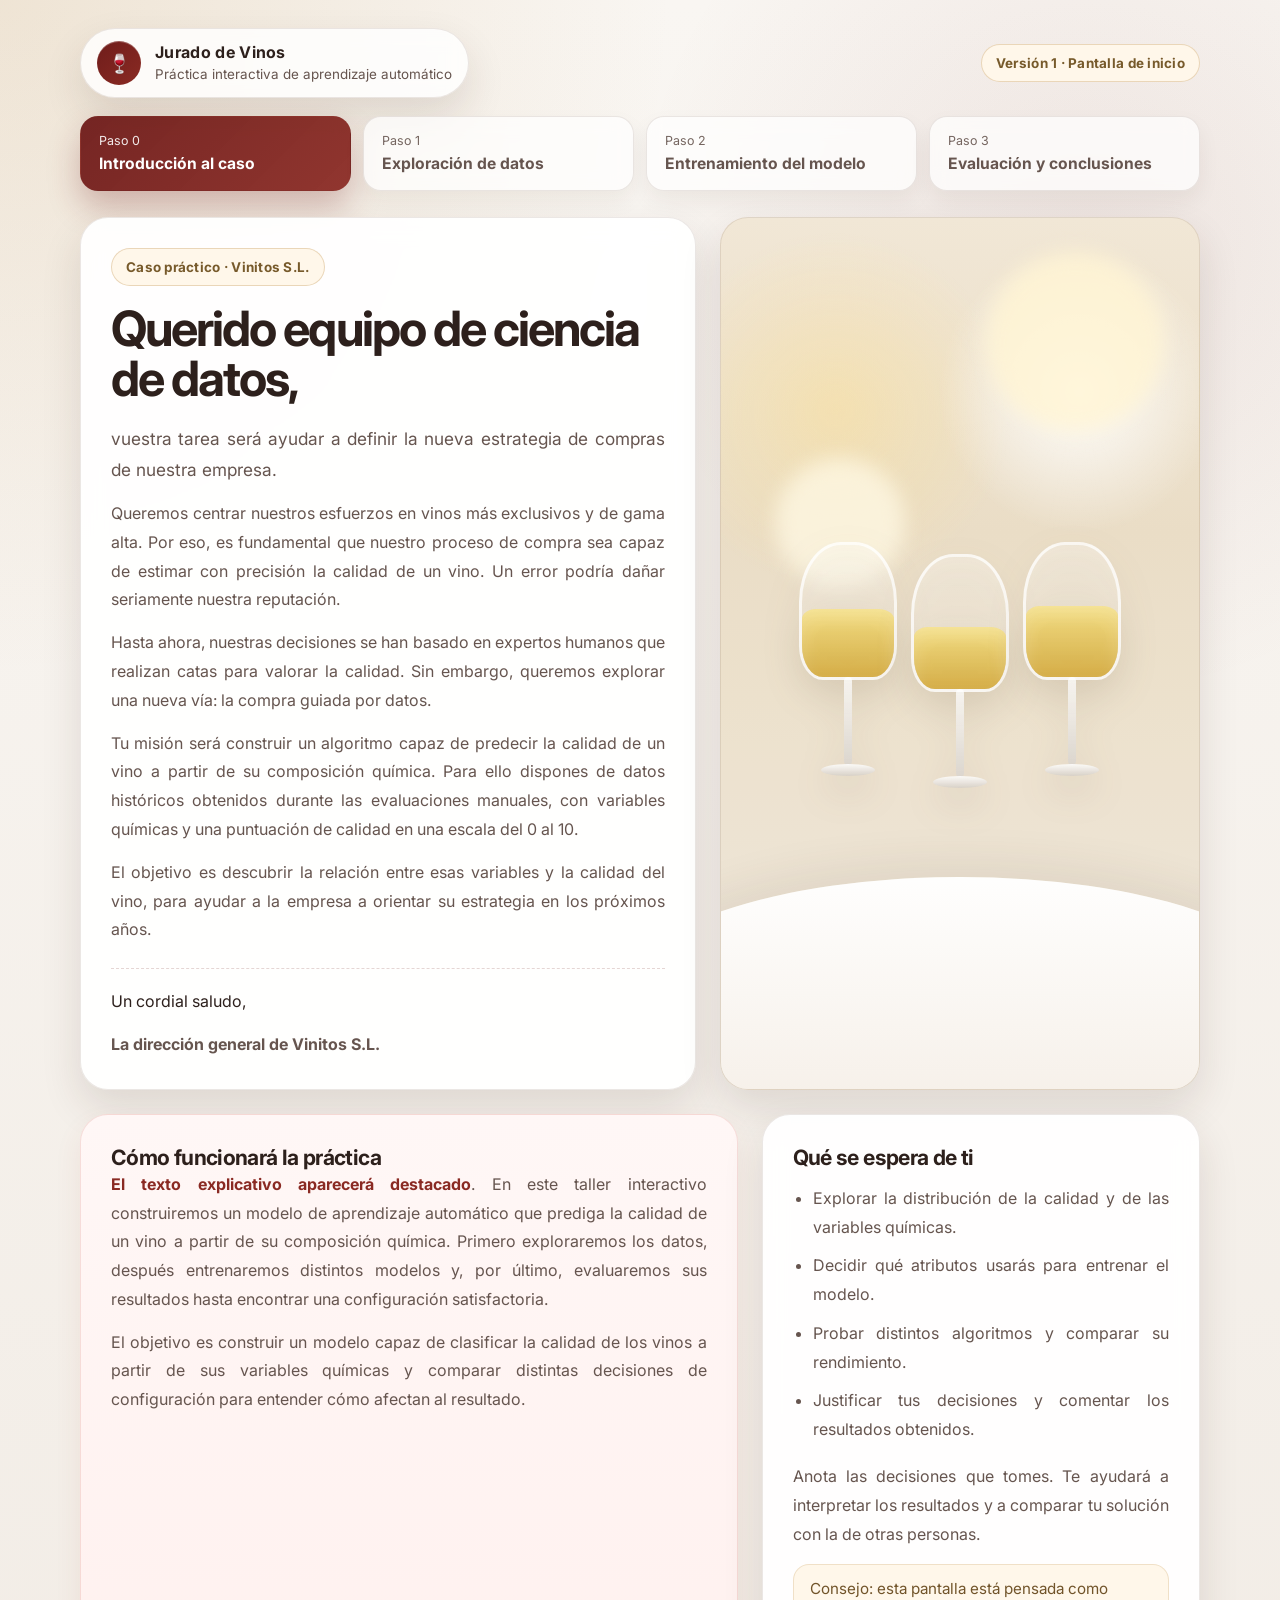
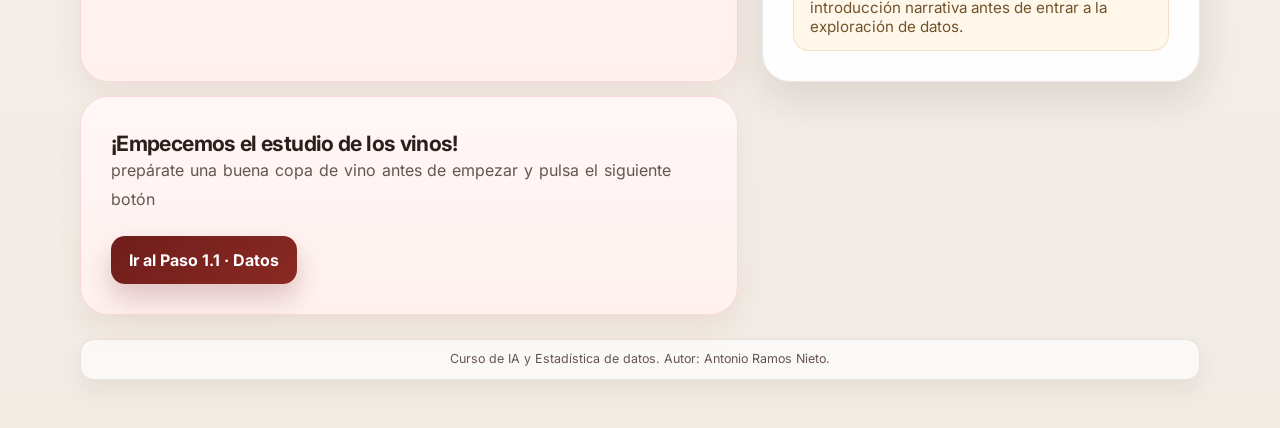
<file: index.html>
<!DOCTYPE html>
<html lang="es">
  <head>
    <meta charset="UTF-8" />
    <meta name="viewport" content="width=device-width, initial-scale=1.0" />
    <title>Jurado de Vinos · Inicio</title>
    <meta
      name="description"
      content="Práctica interactiva de aprendizaje automático para predecir la calidad del vino."
    />

    <link rel="preconnect" href="https://fonts.googleapis.com" />
    <link rel="preconnect" href="https://fonts.gstatic.com" crossorigin />
    <link
      href="https://fonts.googleapis.com/css2?family=Inter:wght@400;500;600;700;800&display=swap"
      rel="stylesheet"
    />

    <link rel="stylesheet" href="./styles.css" />
  </head>
  <body>
    <main class="page-shell">
      <header class="topbar">
        <div class="brand" aria-label="Identidad del proyecto">
          <div class="brand__badge">🍷</div>
          <div>
            <h1 class="brand__title">Jurado de Vinos</h1>
            <p class="brand__subtitle">Práctica interactiva de aprendizaje automático</p>
          </div>
        </div>

        <div class="status-pill">Versión 1 · Pantalla de inicio</div>
      </header>

      <nav class="steps" aria-label="Pasos de la práctica">
        <a class="step-card step-card--active" href="./index.html">
          <span class="step-card__label">Paso 0</span>
          <strong class="step-card__title">Introducción al caso</strong>
        </a>
        <a class="step-card" href="./datos.html">
          <span class="step-card__label">Paso 1</span>
          <strong class="step-card__title">Exploración de datos</strong>
        </a>
        <a class="step-card" href="./entrenamiento.html">
          <span class="step-card__label">Paso 2</span>
          <strong class="step-card__title">Entrenamiento del modelo</strong>
        </a>
        <a class="step-card" href="./evaluacion.html">
          <span class="step-card__label">Paso 3</span>
          <strong class="step-card__title">Evaluación y conclusiones</strong>
        </a>
      </nav>

      <section class="hero-grid">
        <article class="card hero-copy">
          <span class="eyebrow">Caso práctico · Vinitos S.L.</span>
          <h2 class="hero-copy__title">Querido equipo de ciencia de datos,</h2>
          <p class="hero-copy__lead">
            vuestra tarea será ayudar a definir la nueva estrategia de compras de nuestra empresa.
          </p>
          <p>
            Queremos centrar nuestros esfuerzos en vinos más exclusivos y de gama alta. Por eso, es
            fundamental que nuestro proceso de compra sea capaz de estimar con precisión la calidad
            de un vino. Un error podría dañar seriamente nuestra reputación.
          </p>
          <p>
            Hasta ahora, nuestras decisiones se han basado en expertos humanos que realizan catas
            para valorar la calidad. Sin embargo, queremos explorar una nueva vía: la compra guiada
            por datos.
          </p>
          <p>
            Tu misión será construir un algoritmo capaz de predecir la calidad de un vino a partir de
            su composición química. Para ello dispones de datos históricos obtenidos durante las
            evaluaciones manuales, con variables químicas y una puntuación de calidad en una escala
            del 0 al 10.
          </p>
          <p>
            El objetivo es descubrir la relación entre esas variables y la calidad del vino, para ayudar
            a la empresa a orientar su estrategia en los próximos años.
          </p>

          <div class="signature-block">
            <p>Un cordial saludo,</p>
            <p><strong>La dirección general de Vinitos S.L.</strong></p>
          </div>
        </article>

        <aside class="card hero-visual" aria-hidden="true">
          <div class="hero-visual__glow"></div>
          <div class="hero-visual__secondary-glow"></div>
          <div class="hero-visual__cloth"></div>

          <div class="glass-set">
            <div class="glass">
              <div class="glass__bowl"><div class="glass__wine"></div></div>
              <div class="glass__stem"></div>
              <div class="glass__foot"></div>
            </div>
            <div class="glass glass--offset">
              <div class="glass__bowl"><div class="glass__wine glass__wine--medium"></div></div>
              <div class="glass__stem"></div>
              <div class="glass__foot"></div>
            </div>
            <div class="glass">
              <div class="glass__bowl"><div class="glass__wine glass__wine--high"></div></div>
              <div class="glass__stem"></div>
              <div class="glass__foot"></div>
            </div>
          </div>
        </aside>
      </section>

      <section class="content-grid">
        <article class="card info-card info-card--accent">
          <h3>Cómo funcionará la práctica</h3>
          <p>
            <strong>El texto explicativo aparecerá destacado</strong>. En este taller interactivo
            construiremos un modelo de aprendizaje automático que prediga la calidad de un vino a
            partir de su composición química. Primero exploraremos los datos, después entrenaremos
            distintos modelos y, por último, evaluaremos sus resultados hasta encontrar una
            configuración satisfactoria.
          </p>
          <p>
            El objetivo es construir un modelo capaz de clasificar la calidad de los vinos a partir
            de sus variables químicas y comparar distintas decisiones de configuración para entender
            cómo afectan al resultado.
          </p>
        </article>

        <aside class="card info-card">
          <h3>Qué se espera de ti</h3>
          <ul class="feature-list">
            <li>Explorar la distribución de la calidad y de las variables químicas.</li>
            <li>Decidir qué atributos usarás para entrenar el modelo.</li>
            <li>Probar distintos algoritmos y comparar su rendimiento.</li>
            <li>Justificar tus decisiones y comentar los resultados obtenidos.</li>
          </ul>

          <p>
            Anota las decisiones que tomes. Te ayudará a interpretar los resultados y a comparar tu
            solución con la de otras personas.
          </p>

          <div class="note-box">
            Consejo: esta pantalla está pensada como introducción narrativa antes de entrar a la
            exploración de datos.
          </div>
        </aside>
      </section>

      <section class="content-grid cta-grid">
        <article class="card info-card info-card--accent cta-section">
          <h3>¡Empecemos el estudio de los vinos!</h3>
          <p>prepárate una buena copa de vino antes de empezar y pulsa el siguiente botón</p>
          <div class="button-row">
            <a class="button button--primary" href="./datos.html">Ir al Paso 1.1 · Datos</a>
          </div>
        </article>
      </section>

    </main>

    <script src="./app.js"></script>
  </body>
</html>
</file>
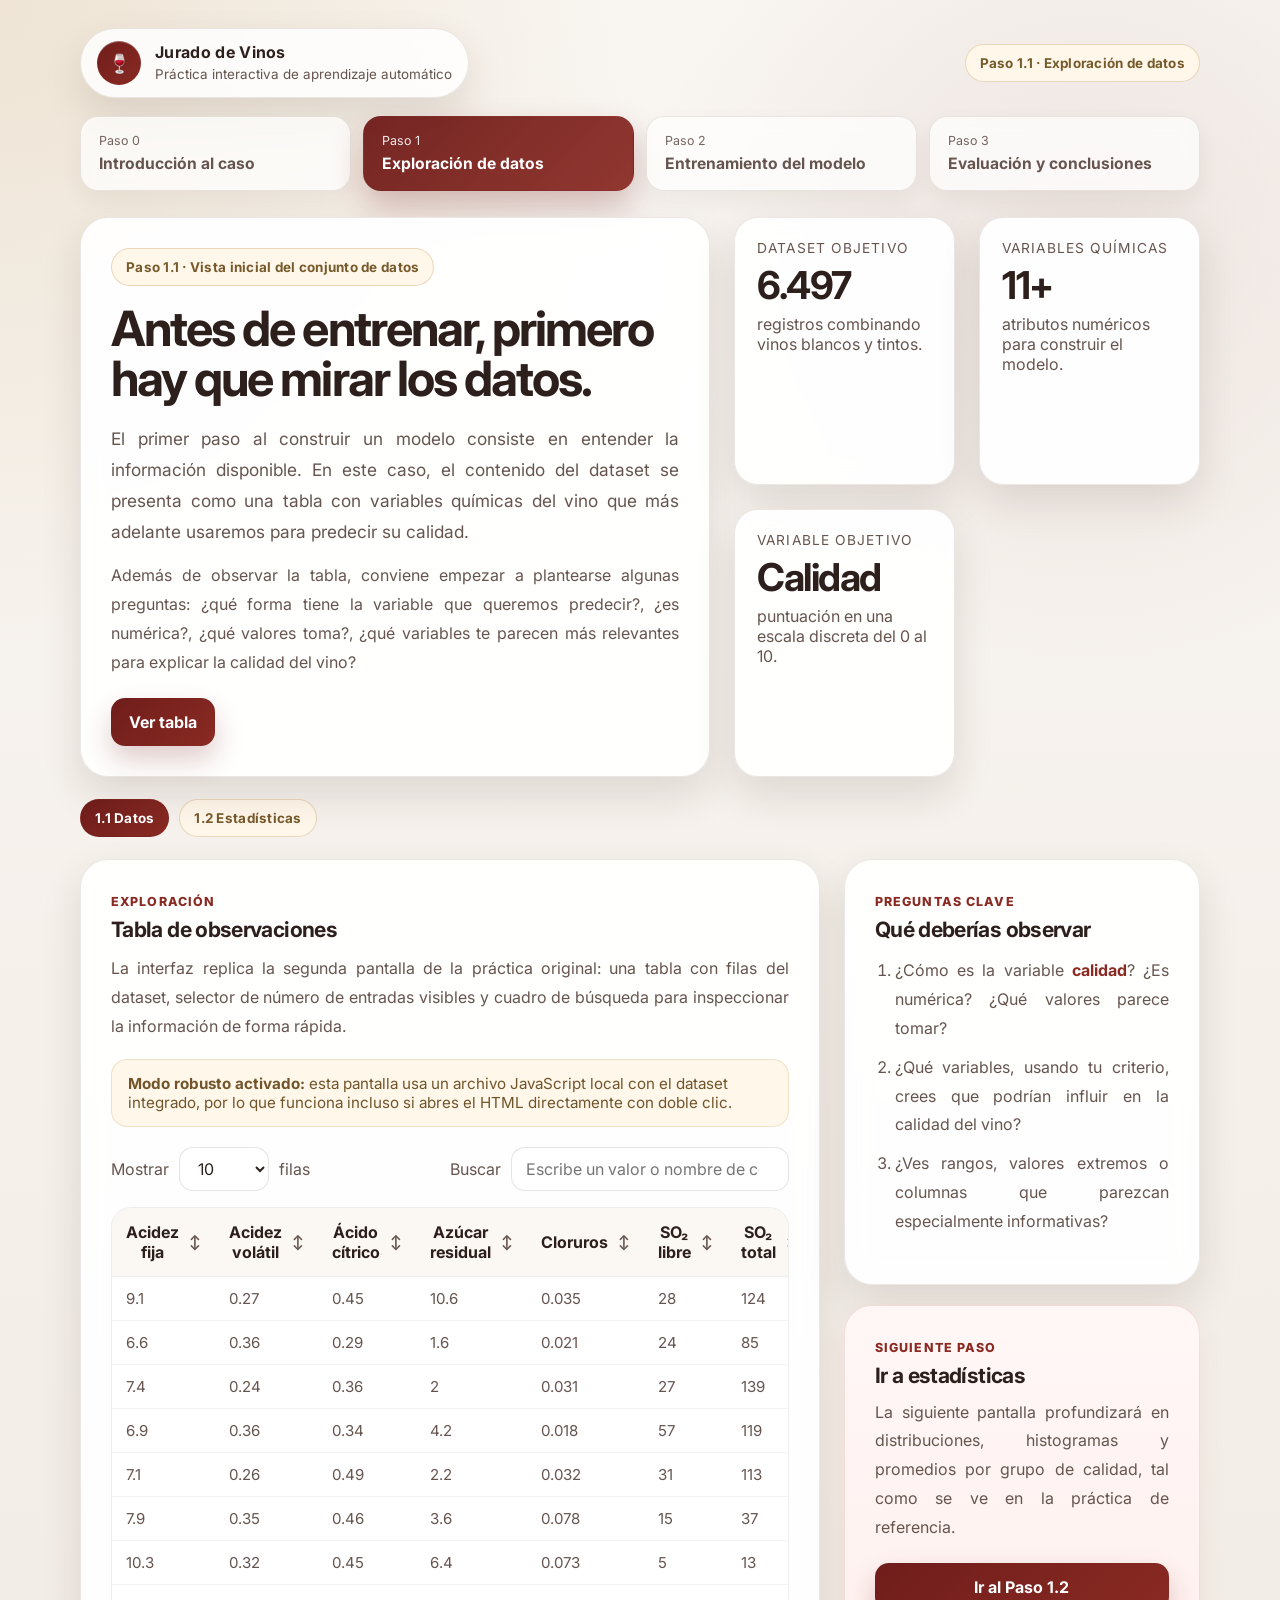
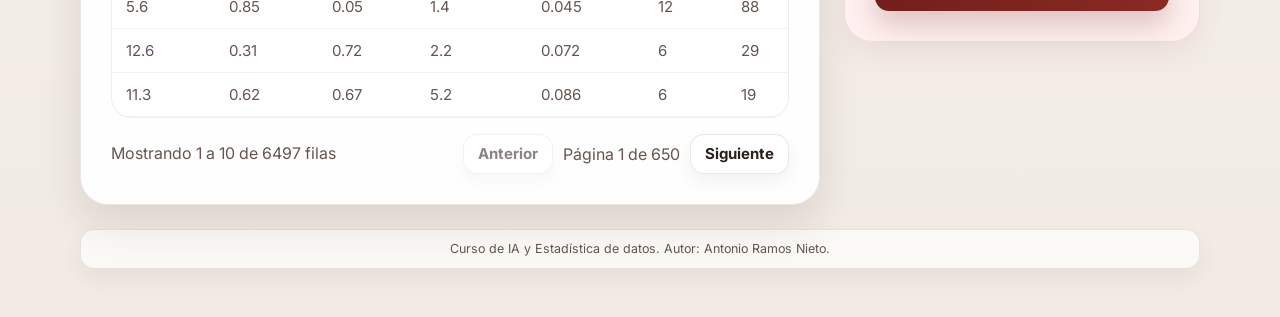
<file: datos.html>
<!DOCTYPE html>
<html lang="es">
  <head>
    <meta charset="UTF-8" />
    <meta name="viewport" content="width=device-width, initial-scale=1.0" />
    <title>Jurado de Vinos · Paso 1.1 Datos</title>
    <meta
      name="description"
      content="Exploración inicial del dataset de vinos para la práctica Jurado de Vinos."
    />

    <link rel="preconnect" href="https://fonts.googleapis.com" />
    <link rel="preconnect" href="https://fonts.gstatic.com" crossorigin />
    <link
      href="https://fonts.googleapis.com/css2?family=Inter:wght@400;500;600;700;800&display=swap"
      rel="stylesheet"
    />

    <link rel="stylesheet" href="./styles.css" />
  </head>
  <body>
    <main class="page-shell" data-page="data-insights">
      <header class="topbar">
        <div class="brand" aria-label="Identidad del proyecto">
          <div class="brand__badge">🍷</div>
          <div>
            <h1 class="brand__title">Jurado de Vinos</h1>
            <p class="brand__subtitle">Práctica interactiva de aprendizaje automático</p>
          </div>
        </div>

        <div class="status-pill">Paso 1.1 · Exploración de datos</div>
      </header>

      <nav class="steps" aria-label="Pasos de la práctica">
        <a class="step-card" href="./index.html">
          <span class="step-card__label">Paso 0</span>
          <strong class="step-card__title">Introducción al caso</strong>
        </a>
        <a class="step-card step-card--active" href="./datos.html">
          <span class="step-card__label">Paso 1</span>
          <strong class="step-card__title">Exploración de datos</strong>
        </a>
        <a class="step-card" href="./entrenamiento.html">
          <span class="step-card__label">Paso 2</span>
          <strong class="step-card__title">Entrenamiento del modelo</strong>
        </a>
        <a class="step-card" href="./evaluacion.html">
          <span class="step-card__label">Paso 3</span>
          <strong class="step-card__title">Evaluación y conclusiones</strong>
        </a>
      </nav>

      <section class="page-intro-grid">
        <article class="card page-intro-copy">
          <span class="eyebrow">Paso 1.1 · Vista inicial del conjunto de datos</span>
          <h2 class="page-title">Antes de entrenar, primero hay que mirar los datos.</h2>
          <p class="page-lead">
            El primer paso al construir un modelo consiste en entender la información disponible. En
            este caso, el contenido del dataset se presenta como una tabla con variables químicas del
            vino que más adelante usaremos para predecir su calidad.
          </p>
          <p>
            Además de observar la tabla, conviene empezar a plantearse algunas preguntas: ¿qué forma
            tiene la variable que queremos predecir?, ¿es numérica?, ¿qué valores toma?, ¿qué
            variables te parecen más relevantes para explicar la calidad del vino?
          </p>
          <div class="inline-actions">
            <a class="button button--primary" href="#tabla-datos">Ver tabla</a>
          </div>
        </article>

        <aside class="summary-grid">
          <article class="card metric-card">
            <span class="metric-card__label">Dataset objetivo</span>
            <strong class="metric-card__value">6.497</strong>
            <p class="metric-card__text">registros combinando vinos blancos y tintos.</p>
          </article>
          <article class="card metric-card">
            <span class="metric-card__label">Variables químicas</span>
            <strong class="metric-card__value">11+</strong>
            <p class="metric-card__text">atributos numéricos para construir el modelo.</p>
          </article>
          <article class="card metric-card">
            <span class="metric-card__label">Variable objetivo</span>
            <strong class="metric-card__value">Calidad</strong>
            <p class="metric-card__text">puntuación en una escala discreta del 0 al 10.</p>
          </article>
        </aside>
      </section>

      <section class="substeps">
        <a class="substep-pill substep-pill--active" href="./datos.html">1.1 Datos</a>
        <a class="substep-pill" href="./estadisticas.html">1.2 Estadísticas</a>
      </section>

      <section class="data-layout" id="tabla-datos">
        <article class="card table-card">
          <div class="section-heading">
            <div>
              <span class="section-kicker">Exploración</span>
              <h3>Tabla de observaciones</h3>
            </div>
            
          </div>

          <p class="section-copy">
            La interfaz replica la segunda pantalla de la práctica original: una tabla con filas del
            dataset, selector de número de entradas visibles y cuadro de búsqueda para inspeccionar la
            información de forma rápida.
          </p>

          <div class="dataset-banner" id="datasetBanner">
            <strong>Dataset completo:</strong> la tabla usa los 6.497 registros integrados en la propia práctica.
          </div>

          <div class="table-toolbar">
            <label class="toolbar-group">
              <span>Mostrar</span>
              <select id="rowsPerPage" class="input input--select">
                <option value="5">5</option>
                <option value="10" selected>10</option>
                <option value="20">20</option>
              </select>
              <span>filas</span>
            </label>

            <label class="toolbar-group toolbar-group--search">
              <span>Buscar</span>
              <input
                id="searchInput"
                class="input"
                type="search"
                placeholder="Escribe un valor o nombre de columna"
                autocomplete="off"
              />
            </label>
          </div>

          <div class="data-table-wrap">
            <table class="data-table" aria-label="Vista previa del dataset de vinos">
              <thead>
                <tr id="tableHeadRow"></tr>
              </thead>
              <tbody id="tableBody"></tbody>
            </table>
          </div>

          <div class="table-footer">
            <p id="tableSummary" class="table-summary">Mostrando 0 filas</p>
            <div class="pagination-controls">
              <button class="button button--secondary button--small" id="prevPage" type="button">
                Anterior
              </button>
              <span id="pageIndicator" class="page-indicator">Página 1</span>
              <button class="button button--secondary button--small" id="nextPage" type="button">
                Siguiente
              </button>
            </div>
          </div>
        </article>

        <aside class="sidebar-stack">
          <article class="card helper-card">
            <div class="section-heading section-heading--compact">
              <div>
                <span class="section-kicker">Preguntas clave</span>
                <h3>Qué deberías observar</h3>
              </div>
            </div>
            <ol class="question-list">
              <li>
                ¿Cómo es la variable <strong>calidad</strong>? ¿Es numérica? ¿Qué valores parece tomar?
              </li>
              <li>
                ¿Qué variables, usando tu criterio, crees que podrían influir en la calidad del vino?
              </li>
              <li>
                ¿Ves rangos, valores extremos o columnas que parezcan especialmente informativas?
              </li>
            </ol>
          </article>

          <article class="card helper-card helper-card--accent">
            <div class="section-heading section-heading--compact">
              <div>
                <span class="section-kicker">Siguiente paso</span>
                <h3>Ir a estadísticas</h3>
              </div>
            </div>
            <p>
              La siguiente pantalla profundizará en distribuciones, histogramas y promedios por grupo
              de calidad, tal como se ve en la práctica de referencia.
            </p>
            <div class="button-row button-row--stretch">
              <a class="button button--primary button--full" href="./estadisticas.html">Ir al Paso 1.2</a>
            </div>
          </article>
        </aside>
      </section>
    </main>

    <script src="./app.js"></script>
    <script src="./wine-data.js"></script>
    <script src="./data-insights.js"></script>
  </body>
</html>
</file>
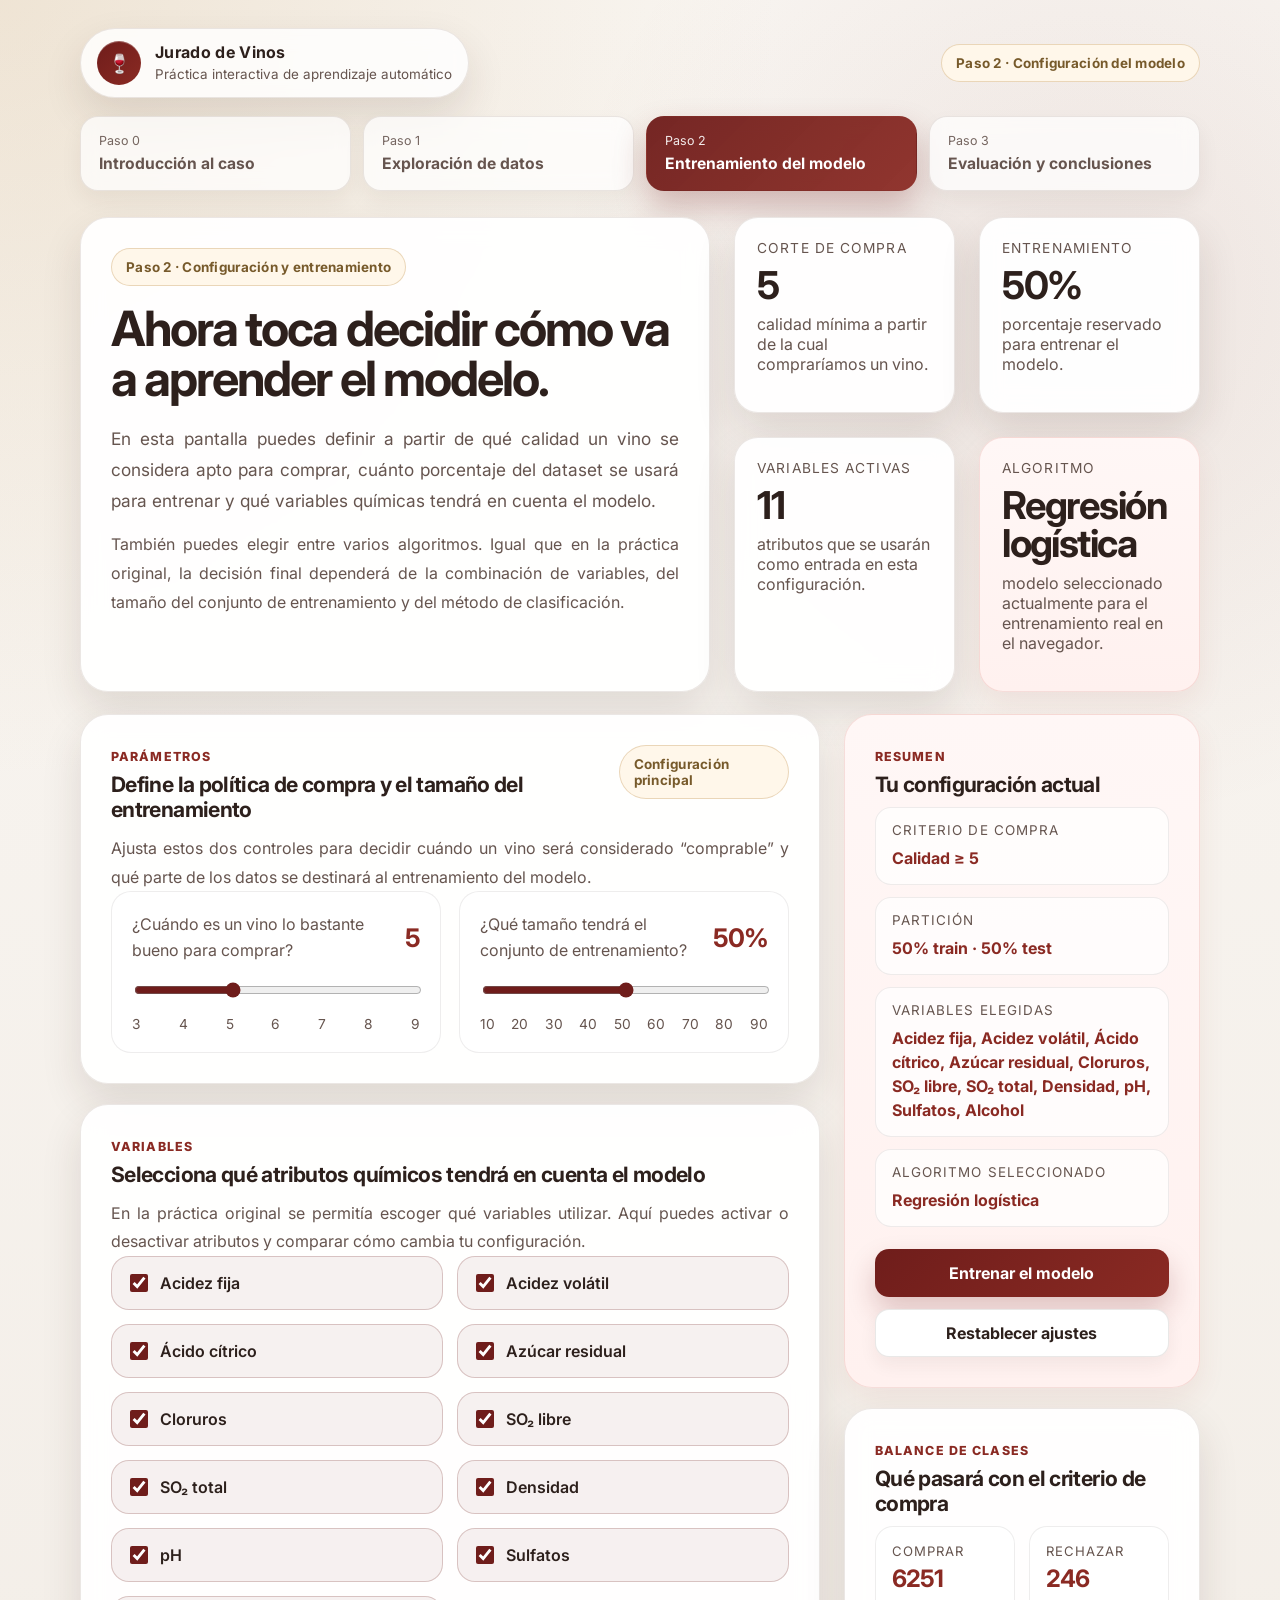
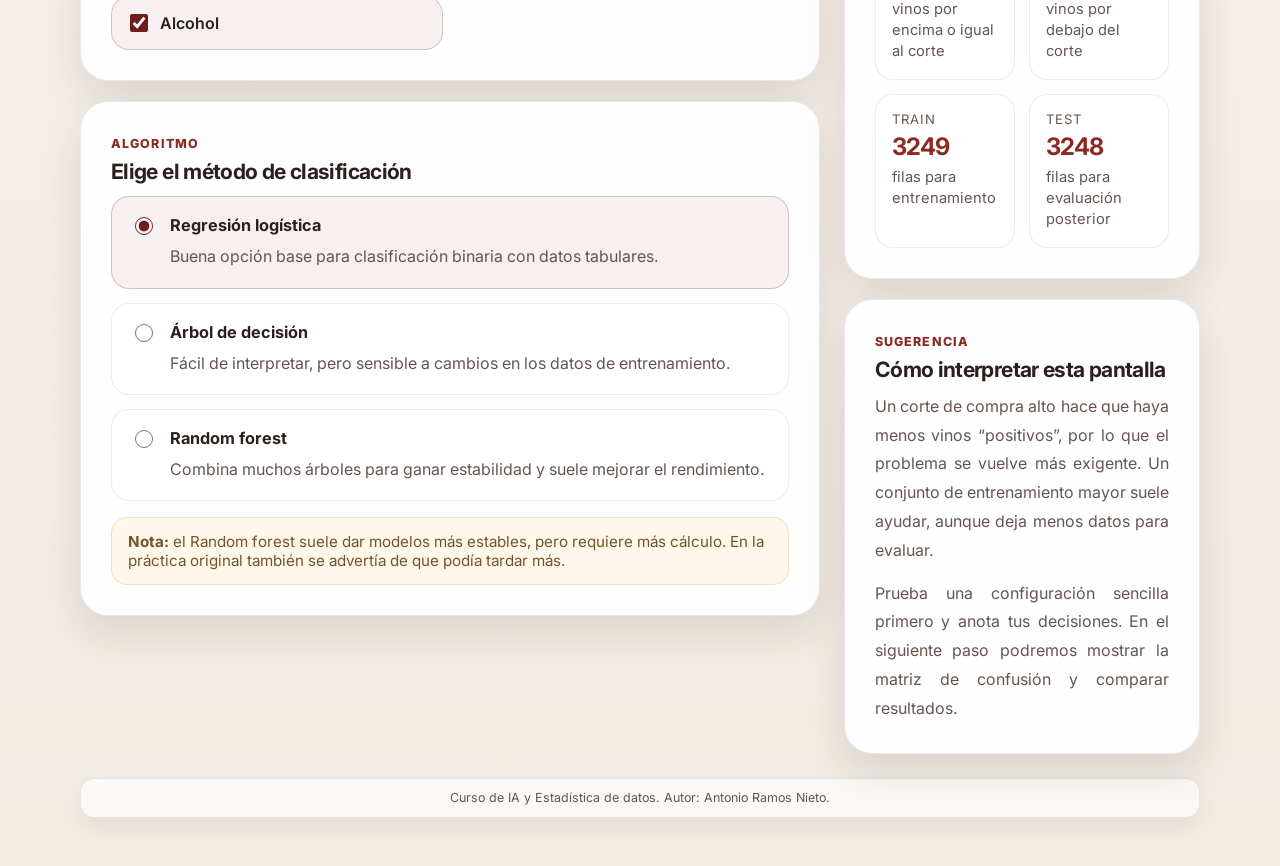
<file: entrenamiento.html>
<!DOCTYPE html>
<html lang="es">
  <head>
    <meta charset="UTF-8" />
    <meta name="viewport" content="width=device-width, initial-scale=1.0" />
    <title>Jurado de Vinos · Paso 2 Entrenamiento</title>
    <meta
      name="description"
      content="Configuración y entrenamiento del modelo para la práctica Jurado de Vinos."
    />

    <link rel="preconnect" href="https://fonts.googleapis.com" />
    <link rel="preconnect" href="https://fonts.gstatic.com" crossorigin />
    <link
      href="https://fonts.googleapis.com/css2?family=Inter:wght@400;500;600;700;800&display=swap"
      rel="stylesheet"
    />

    <link rel="stylesheet" href="./styles.css" />
  </head>
  <body>
    <main class="page-shell" data-page="training-config">
      <header class="topbar">
        <div class="brand" aria-label="Identidad del proyecto">
          <div class="brand__badge">🍷</div>
          <div>
            <h1 class="brand__title">Jurado de Vinos</h1>
            <p class="brand__subtitle">Práctica interactiva de aprendizaje automático</p>
          </div>
        </div>

        <div class="status-pill">Paso 2 · Configuración del modelo</div>
      </header>

      <nav class="steps" aria-label="Pasos de la práctica">
        <a class="step-card" href="./index.html">
          <span class="step-card__label">Paso 0</span>
          <strong class="step-card__title">Introducción al caso</strong>
        </a>
        <a class="step-card" href="./datos.html">
          <span class="step-card__label">Paso 1</span>
          <strong class="step-card__title">Exploración de datos</strong>
        </a>
        <a class="step-card step-card--active" href="./entrenamiento.html">
          <span class="step-card__label">Paso 2</span>
          <strong class="step-card__title">Entrenamiento del modelo</strong>
        </a>
        <a class="step-card" href="./evaluacion.html">
          <span class="step-card__label">Paso 3</span>
          <strong class="step-card__title">Evaluación y conclusiones</strong>
        </a>
      </nav>

      <section class="page-intro-grid">
        <article class="card page-intro-copy">
          <span class="eyebrow">Paso 2 · Configuración y entrenamiento</span>
          <h2 class="page-title">Ahora toca decidir cómo va a aprender el modelo.</h2>
          <p class="page-lead">
            En esta pantalla puedes definir a partir de qué calidad un vino se considera apto para comprar,
            cuánto porcentaje del dataset se usará para entrenar y qué variables químicas tendrá en cuenta el modelo.
          </p>
          <p>
            También puedes elegir entre varios algoritmos. Igual que en la práctica original, la decisión final
            dependerá de la combinación de variables, del tamaño del conjunto de entrenamiento y del método de clasificación.
          </p>
        </article>

        <aside class="dashboard-grid">
          <article class="card dashboard-card">
            <span class="dashboard-card__label">Corte de compra</span>
            <strong class="dashboard-card__value" data-training-stat="threshold">5</strong>
            <p class="dashboard-card__text">calidad mínima a partir de la cual compraríamos un vino.</p>
          </article>
          <article class="card dashboard-card">
            <span class="dashboard-card__label">Entrenamiento</span>
            <strong class="dashboard-card__value" data-training-stat="split">50%</strong>
            <p class="dashboard-card__text">porcentaje reservado para entrenar el modelo.</p>
          </article>
          <article class="card dashboard-card">
            <span class="dashboard-card__label">Variables activas</span>
            <strong class="dashboard-card__value" data-training-stat="feature-count">11</strong>
            <p class="dashboard-card__text">atributos que se usarán como entrada en esta configuración.</p>
          </article>
          <article class="card dashboard-card dashboard-card--accent">
            <span class="dashboard-card__label">Algoritmo</span>
            <strong class="dashboard-card__value" data-training-stat="algorithm">Regresión logística</strong>
            <p class="dashboard-card__text">modelo seleccionado actualmente para el entrenamiento real en el navegador.</p>
          </article>
        </aside>
      </section>

      <section class="training-layout" id="configuracion-modelo">
        <div class="training-stack">
          <article class="card control-card control-card--spacious">
            <div class="section-heading">
              <div>
                <span class="section-kicker">Parámetros</span>
                <h3>Define la política de compra y el tamaño del entrenamiento</h3>
              </div>
              <div class="tag tag--soft">Configuración principal</div>
            </div>
            <p class="section-copy">
              Ajusta estos dos controles para decidir cuándo un vino será considerado “comprable” y qué parte de los datos se destinará al entrenamiento del modelo.
            </p>

            <div class="slider-grid">
              <label class="range-card">
                <div class="range-card__header">
                  <span>¿Cuándo es un vino lo bastante bueno para comprar?</span>
                  <strong id="qualityCutoffValue">5</strong>
                </div>
                <input id="qualityCutoff" class="range-input" type="range" min="3" max="9" step="1" value="5" />
                <div class="range-scale">
                  <span>3</span><span>4</span><span>5</span><span>6</span><span>7</span><span>8</span><span>9</span>
                </div>
              </label>

              <label class="range-card">
                <div class="range-card__header">
                  <span>¿Qué tamaño tendrá el conjunto de entrenamiento?</span>
                  <strong id="trainSplitValue">50%</strong>
                </div>
                <input id="trainSplit" class="range-input" type="range" min="10" max="90" step="5" value="50" />
                <div class="range-scale range-scale--compact">
                  <span>10</span><span>20</span><span>30</span><span>40</span><span>50</span><span>60</span><span>70</span><span>80</span><span>90</span>
                </div>
              </label>
            </div>
          </article>

          <article class="card control-card control-card--spacious">
            <div class="section-heading">
              <div>
                <span class="section-kicker">Variables</span>
                <h3>Selecciona qué atributos químicos tendrá en cuenta el modelo</h3>
              </div>
            </div>
            <p class="section-copy">
              En la práctica original se permitía escoger qué variables utilizar. Aquí puedes activar o desactivar atributos y comparar cómo cambia tu configuración.
            </p>

            <div id="featureList" class="feature-selector-grid" aria-label="Selector de variables"></div>
          </article>

          <article class="card control-card control-card--spacious">
            <div class="section-heading">
              <div>
                <span class="section-kicker">Algoritmo</span>
                <h3>Elige el método de clasificación</h3>
              </div>
            </div>
            <div id="algorithmList" class="algorithm-list" role="radiogroup" aria-label="Selección de algoritmo"></div>
            <div class="note-box">
              <strong>Nota:</strong> el Random forest suele dar modelos más estables, pero requiere más cálculo. En la práctica original también se advertía de que podía tardar más.
            </div>
          </article>
        </div>

        <aside class="sidebar-stack">
          <article class="card helper-card helper-card--accent">
            <div class="section-heading section-heading--compact">
              <div>
                <span class="section-kicker">Resumen</span>
                <h3>Tu configuración actual</h3>
              </div>
            </div>
            <div class="summary-list" id="configSummary"></div>
            <div class="button-row button-row--stretch">
              <button class="button button--primary button--full" id="trainModelButton" type="button">Entrenar el modelo</button>
              <button class="button button--secondary button--full" id="resetConfigButton" type="button">Restablecer ajustes</button>
            </div>
          </article>

          <article class="card stats-card">
            <div class="section-heading section-heading--compact">
              <div>
                <span class="section-kicker">Balance de clases</span>
                <h3>Qué pasará con el criterio de compra</h3>
              </div>
            </div>
            <div class="class-balance-grid">
              <div class="mini-metric">
                <span class="mini-metric__label">Comprar</span>
                <strong class="mini-metric__value" data-training-metric="buy-count">0</strong>
                <span class="mini-metric__text">vinos por encima o igual al corte</span>
              </div>
              <div class="mini-metric">
                <span class="mini-metric__label">Rechazar</span>
                <strong class="mini-metric__value" data-training-metric="reject-count">0</strong>
                <span class="mini-metric__text">vinos por debajo del corte</span>
              </div>
              <div class="mini-metric">
                <span class="mini-metric__label">Train</span>
                <strong class="mini-metric__value" data-training-metric="train-count">0</strong>
                <span class="mini-metric__text">filas para entrenamiento</span>
              </div>
              <div class="mini-metric">
                <span class="mini-metric__label">Test</span>
                <strong class="mini-metric__value" data-training-metric="test-count">0</strong>
                <span class="mini-metric__text">filas para evaluación posterior</span>
              </div>
            </div>
          </article>

          <article class="card helper-card">
            <div class="section-heading section-heading--compact">
              <div>
                <span class="section-kicker">Sugerencia</span>
                <h3>Cómo interpretar esta pantalla</h3>
              </div>
            </div>
            <p>
              Un corte de compra alto hace que haya menos vinos “positivos”, por lo que el problema se vuelve más exigente. Un conjunto de entrenamiento mayor suele ayudar, aunque deja menos datos para evaluar.
            </p>
            <p>
              Prueba una configuración sencilla primero y anota tus decisiones. En el siguiente paso podremos mostrar la matriz de confusión y comparar resultados.
            </p>
          </article>
        </aside>
      </section>
    </main>

    <script src="./app.js"></script>
    <script src="./wine-data.js"></script>
    <script src="./training.js"></script>
  </body>
</html>
</file>
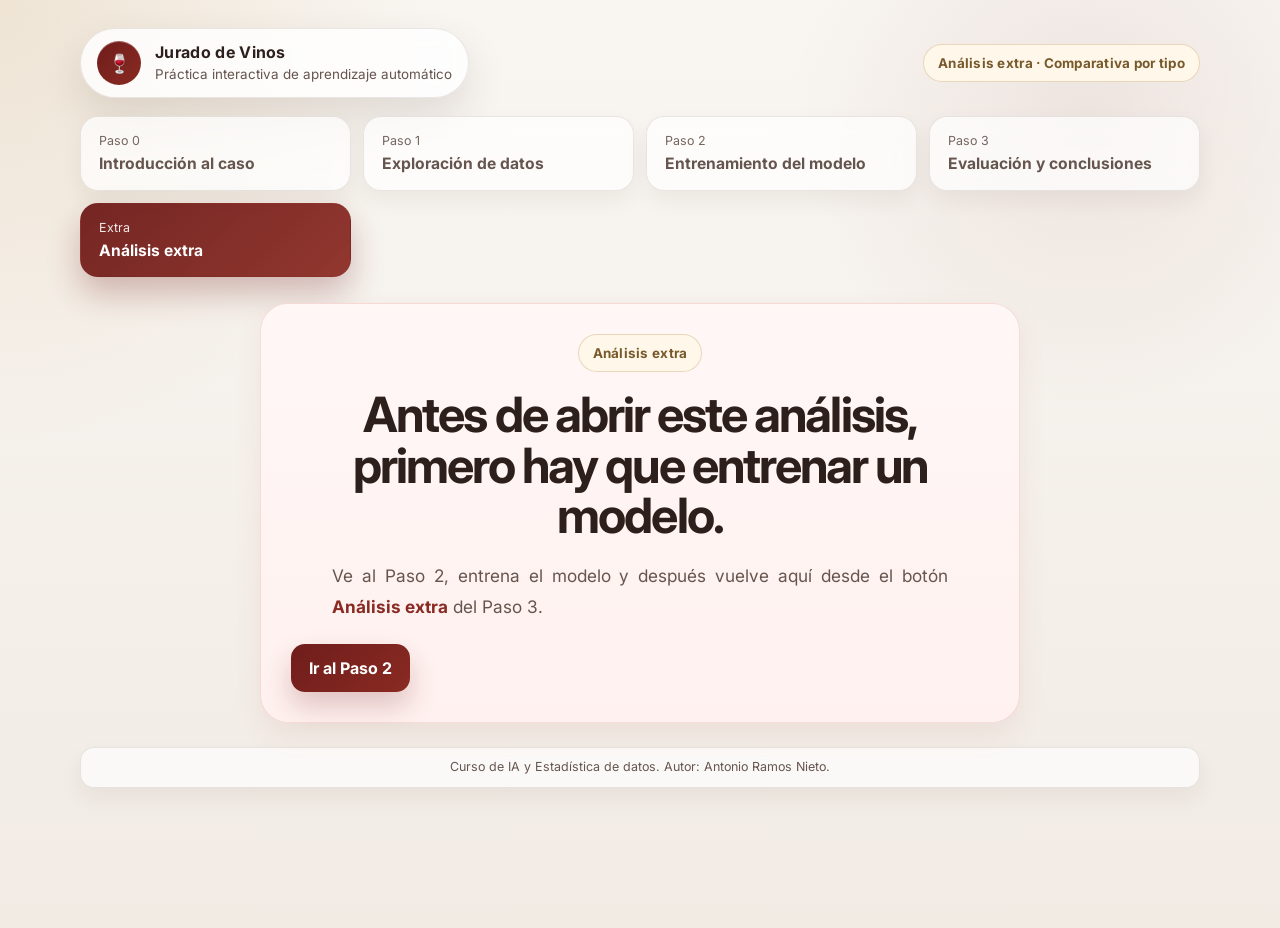
<file: evaluacion-avanzada.html>
<!DOCTYPE html>
<html lang="es">
  <head>
    <meta charset="UTF-8" />
    <meta name="viewport" content="width=device-width, initial-scale=1.0" />
    <title>Jurado de Vinos · Evaluación avanzada</title>
    <meta
      name="description"
      content="Comparación del comportamiento del modelo en vinos blancos y tintos."
    />

    <link rel="preconnect" href="https://fonts.googleapis.com" />
    <link rel="preconnect" href="https://fonts.gstatic.com" crossorigin />
    <link
      href="https://fonts.googleapis.com/css2?family=Inter:wght@400;500;600;700;800&display=swap"
      rel="stylesheet"
    />

    <link rel="stylesheet" href="./styles.css" />
  </head>
  <body>
    <main class="page-shell" data-page="advanced-evaluation">
      <header class="topbar">
        <div class="brand" aria-label="Identidad del proyecto">
          <div class="brand__badge">🍷</div>
          <div>
            <h1 class="brand__title">Jurado de Vinos</h1>
            <p class="brand__subtitle">Práctica interactiva de aprendizaje automático</p>
          </div>
        </div>

        <div class="status-pill">Análisis extra · Comparativa por tipo</div>
      </header>

      <nav class="steps" aria-label="Pasos de la práctica">
        <a class="step-card" href="./index.html">
          <span class="step-card__label">Paso 0</span>
          <strong class="step-card__title">Introducción al caso</strong>
        </a>
        <a class="step-card" href="./datos.html">
          <span class="step-card__label">Paso 1</span>
          <strong class="step-card__title">Exploración de datos</strong>
        </a>
        <a class="step-card" href="./entrenamiento.html">
          <span class="step-card__label">Paso 2</span>
          <strong class="step-card__title">Entrenamiento del modelo</strong>
        </a>
        <a class="step-card" href="./evaluacion.html">
          <span class="step-card__label">Paso 3</span>
          <strong class="step-card__title">Evaluación y conclusiones</strong>
        </a>
        <a class="step-card step-card--active" href="./evaluacion-avanzada.html">
          <span class="step-card__label">Extra</span>
          <strong class="step-card__title">Análisis extra</strong>
        </a>
      </nav>

      <section class="empty-state-section" id="advancedEmptyState" hidden>
        <article class="card helper-card helper-card--accent empty-state-card">
          <span class="eyebrow">Análisis extra</span>
          <h2 class="page-title">Antes de abrir este análisis, primero hay que entrenar un modelo.</h2>
          <p class="page-lead">Ve al Paso 2, entrena el modelo y después vuelve aquí desde el botón <strong>Análisis extra</strong> del Paso 3.</p>
          <div class="button-row">
            <a class="button button--primary" href="./entrenamiento.html">Ir al Paso 2</a>
          </div>
        </article>
      </section>

      <div id="advancedEvaluationContent">
      <section class="page-intro-grid">
        <article class="card page-intro-copy">
          <span class="eyebrow">Análisis extra · Equidad del modelo</span>
          <h2 class="page-title">¿Se comporta igual el modelo con vinos blancos y tintos?</h2>
          <p class="page-lead">
            Oh, oh. La empresa ha recibido quejas porque parece que el modelo no trata a todos los vinos por igual.
            Resulta que en el conjunto de datos hay dos grupos, vinos blancos y vinos tintos, y además hay muchos más blancos que tintos.
          </p>
          <p>
            Tu tarea ahora es comprobar si realmente existe una diferencia significativa entre ambos grupos.
            Para ello puedes apoyarte en las tablas de esta página, que muestran por separado las predicciones y métricas del modelo para vinos blancos y para vinos tintos.
          </p></article>

        <aside class="dashboard-grid">
          <article class="card dashboard-card">
            <span class="dashboard-card__label">Algoritmo</span>
            <strong class="dashboard-card__value dashboard-card__value--small" data-advanced-stat="algorithm">-</strong>
            <p class="dashboard-card__text">método empleado en esta comparación.</p>
          </article>
          <article class="card dashboard-card">
            <span class="dashboard-card__label">Corte de compra</span>
            <strong class="dashboard-card__value" data-advanced-stat="threshold">-</strong>
            <p class="dashboard-card__text">calidad mínima para recomendar la compra.</p>
          </article>
          <article class="card dashboard-card">
            <span class="dashboard-card__label">Partición</span>
            <strong class="dashboard-card__value dashboard-card__value--small" data-advanced-stat="split">-</strong>
            <p class="dashboard-card__text">reparto entre entrenamiento y prueba.</p>
          </article>
          <article class="card dashboard-card dashboard-card--accent">
            <span class="dashboard-card__label">Variables activas</span>
            <strong class="dashboard-card__value" data-advanced-stat="features">-</strong>
            <p class="dashboard-card__text">atributos usados por el modelo actual.</p>
          </article>
        </aside>
      </section>

      <section class="data-layout advanced-groups-layout">
        <article class="card helper-card helper-card--accent advanced-group-card">
          <div class="section-heading section-heading--compact">
            <div>
              <span class="section-kicker">Grupo 1</span>
              <h3>Vinos blancos</h3>
            </div>
            <div class="tag tag--soft"><span data-group-count="blanco">0</span> muestras de test</div>
          </div>
          <div class="confusion-grid confusion-grid--compact" aria-label="Matriz de confusión de vinos blancos">
            <div class="confusion-grid__corner"></div>
            <div class="confusion-grid__header">Realidad: Comprar</div>
            <div class="confusion-grid__header">Realidad: Rechazar</div>
            <div class="confusion-grid__side">Predicción: Comprar</div>
            <div class="confusion-cell confusion-cell--good">
              <strong data-matrix="white-tp">0</strong>
              <span>Acierto positivo</span>
            </div>
            <div class="confusion-cell confusion-cell--warn">
              <strong data-matrix="white-fp">0</strong>
              <span>Falso positivo</span>
            </div>
            <div class="confusion-grid__side">Predicción: Rechazar</div>
            <div class="confusion-cell confusion-cell--warn">
              <strong data-matrix="white-fn">0</strong>
              <span>Falso negativo</span>
            </div>
            <div class="confusion-cell confusion-cell--good">
              <strong data-matrix="white-tn">0</strong>
              <span>Acierto negativo</span>
            </div>
          </div>
          <div class="data-table-wrap table-lite-wrap">
            <table class="table-lite" aria-label="Métricas de vinos blancos">
              <thead>
                <tr>
                  <th>Métrica</th>
                  <th>Valor</th>
                  <th>Explicación</th>
                </tr>
              </thead>
              <tbody data-metrics="white"></tbody>
            </table>
          </div>
        </article>

        <article class="card advanced-visual-card">
          <div class="pour-scene pour-scene--white" aria-hidden="true">
            <div class="pour-scene__glass"></div>
            <div class="pour-scene__stream"></div>
            <div class="pour-scene__wave"></div>
          </div>
          <div class="advanced-visual-copy">
            <span class="section-kicker">Lectura rápida</span>
            <h3>Comparativa inmediata</h3>
            <p id="advancedComparisonNote">
              Aquí aparecerá un comentario comparando el rendimiento entre blancos y tintos.
            </p>
          </div>
        </article>

        <article class="card helper-card advanced-group-card">
          <div class="section-heading section-heading--compact">
            <div>
              <span class="section-kicker">Grupo 2</span>
              <h3>Vinos tintos</h3>
            </div>
            <div class="tag tag--soft"><span data-group-count="tinto">0</span> muestras de test</div>
          </div>
          <div class="confusion-grid confusion-grid--compact" aria-label="Matriz de confusión de vinos tintos">
            <div class="confusion-grid__corner"></div>
            <div class="confusion-grid__header">Realidad: Comprar</div>
            <div class="confusion-grid__header">Realidad: Rechazar</div>
            <div class="confusion-grid__side">Predicción: Comprar</div>
            <div class="confusion-cell confusion-cell--good">
              <strong data-matrix="red-tp">0</strong>
              <span>Acierto positivo</span>
            </div>
            <div class="confusion-cell confusion-cell--warn">
              <strong data-matrix="red-fp">0</strong>
              <span>Falso positivo</span>
            </div>
            <div class="confusion-grid__side">Predicción: Rechazar</div>
            <div class="confusion-cell confusion-cell--warn">
              <strong data-matrix="red-fn">0</strong>
              <span>Falso negativo</span>
            </div>
            <div class="confusion-cell confusion-cell--good">
              <strong data-matrix="red-tn">0</strong>
              <span>Acierto negativo</span>
            </div>
          </div>
          <div class="data-table-wrap table-lite-wrap">
            <table class="table-lite" aria-label="Métricas de vinos tintos">
              <thead>
                <tr>
                  <th>Métrica</th>
                  <th>Valor</th>
                  <th>Explicación</th>
                </tr>
              </thead>
              <tbody data-metrics="red"></tbody>
            </table>
          </div>
        </article>
      </section>

      <section class="data-layout next-step-section">
        <article class="card helper-card helper-card--accent next-step-card">
          <div class="section-heading section-heading--compact">
            <div>
              <span class="section-kicker">Trabajo del alumnado</span>
              <h3>Guía para analizar los resultados</h3>
            </div>
          </div>
          <p id="advancedEvaluationNote">
            Aquí aparecerán indicaciones para ayudarte a comparar ambas tablas sin desvelar la conclusión.
          </p>
          <div class="button-row">
            <a class="button button--secondary" id="backToStep3Link" href="./evaluacion.html">Volver al Paso 3</a>
            <a class="button button--secondary" id="backToTrainingLink" href="./entrenamiento.html">Crear otro modelo</a>
          </div>
        </article>
      </section>
      </div>
    </main>

    <script src="./app.js"></script>
    <script src="./wine-data.js"></script>
    <script src="./ml-models.js"></script>
    <script src="./advanced-evaluation.js"></script>
  </body>
</html>
</file>
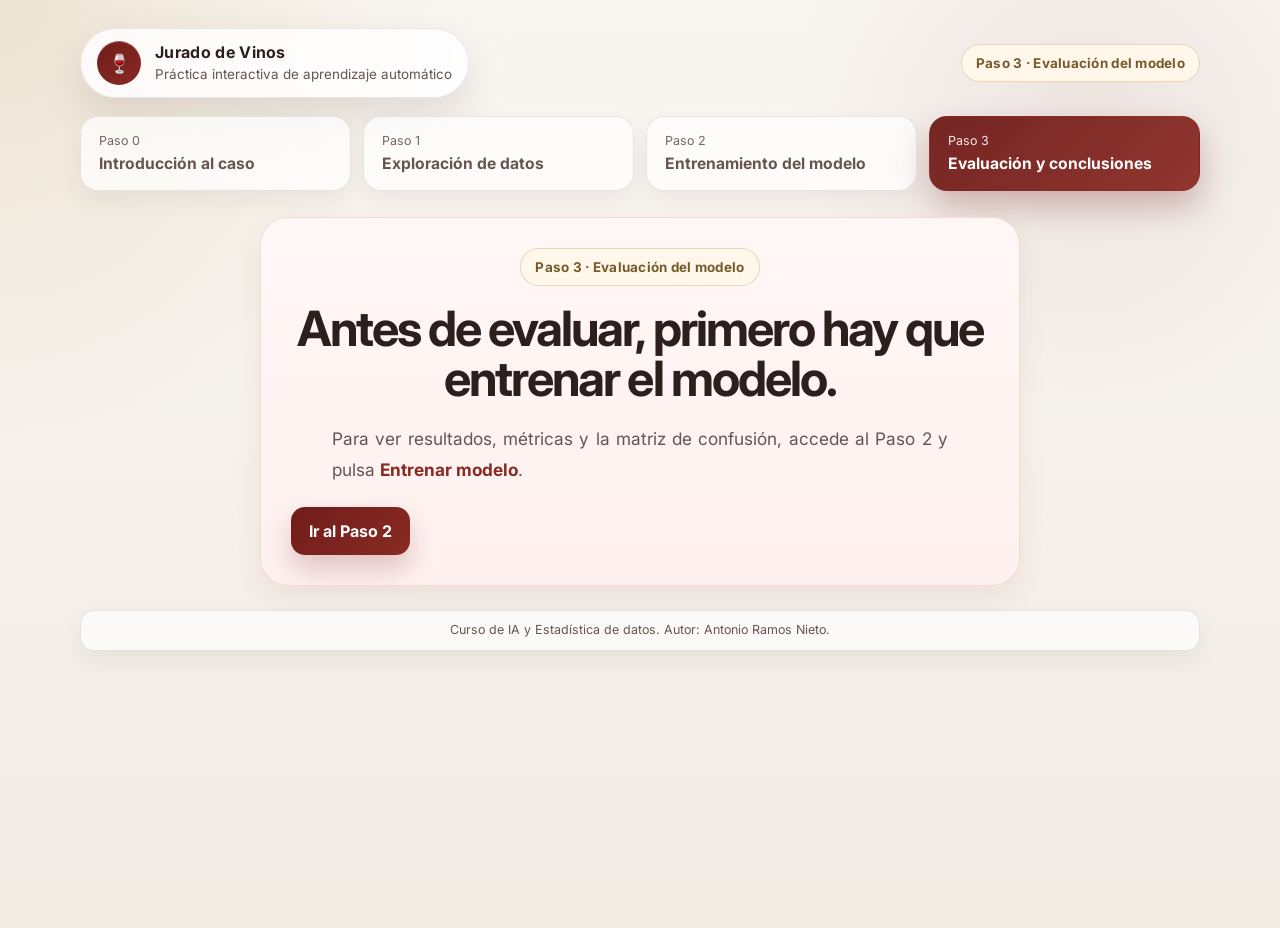
<file: evaluacion.html>
<!DOCTYPE html>
<html lang="es">
  <head>
    <meta charset="UTF-8" />
    <meta name="viewport" content="width=device-width, initial-scale=1.0" />
    <title>Jurado de Vinos · Paso 3 Evaluación</title>
    <meta
      name="description"
      content="Evaluación del modelo para la práctica Jurado de Vinos."
    />

    <link rel="preconnect" href="https://fonts.googleapis.com" />
    <link rel="preconnect" href="https://fonts.gstatic.com" crossorigin />
    <link
      href="https://fonts.googleapis.com/css2?family=Inter:wght@400;500;600;700;800&display=swap"
      rel="stylesheet"
    />

    <link rel="stylesheet" href="./styles.css" />
  </head>
  <body>
    <main class="page-shell" data-page="evaluation">
      <header class="topbar">
        <div class="brand" aria-label="Identidad del proyecto">
          <div class="brand__badge">🍷</div>
          <div>
            <h1 class="brand__title">Jurado de Vinos</h1>
            <p class="brand__subtitle">Práctica interactiva de aprendizaje automático</p>
          </div>
        </div>

        <div class="status-pill">Paso 3 · Evaluación del modelo</div>
      </header>

      <nav class="steps" aria-label="Pasos de la práctica">
        <a class="step-card" href="./index.html">
          <span class="step-card__label">Paso 0</span>
          <strong class="step-card__title">Introducción al caso</strong>
        </a>
        <a class="step-card" href="./datos.html">
          <span class="step-card__label">Paso 1</span>
          <strong class="step-card__title">Exploración de datos</strong>
        </a>
        <a class="step-card" href="./entrenamiento.html">
          <span class="step-card__label">Paso 2</span>
          <strong class="step-card__title">Entrenamiento del modelo</strong>
        </a>
        <a class="step-card step-card--active" href="./evaluacion.html">
          <span class="step-card__label">Paso 3</span>
          <strong class="step-card__title">Evaluación y conclusiones</strong>
        </a>
      </nav>

      <section class="empty-state-section" id="evaluationEmptyState" hidden>
        <article class="card helper-card helper-card--accent empty-state-card">
          <span class="eyebrow">Paso 3 · Evaluación del modelo</span>
          <h2 class="page-title">Antes de evaluar, primero hay que entrenar el modelo.</h2>
          <p class="page-lead">Para ver resultados, métricas y la matriz de confusión, accede al Paso 2 y pulsa <strong>Entrenar modelo</strong>.</p>
          <div class="button-row">
            <a class="button button--primary" href="./entrenamiento.html">Ir al Paso 2</a>
          </div>
        </article>
      </section>

      <div id="evaluationContent">
      <section class="page-intro-grid">
        <article class="card page-intro-copy">
          <span class="eyebrow">Paso 3 · Validación del modelo</span>
          <h2 class="page-title">Ahora toca comprobar si el jurado automático acierta.</h2>
          <p class="page-lead">
            Esta pantalla resume el rendimiento del modelo sobre el conjunto de prueba, con una matriz de confusión,
            métricas de clasificación y una estimación de qué variables han sido más influyentes en la decisión final.
          </p>
          <p>
            La idea sigue la misma lógica de la práctica original: entrenar un modelo con una configuración determinada
            y observar después si distingue bien entre vinos que deberíamos comprar y vinos que convendría rechazar.
          </p>
        </article>

        <aside class="dashboard-grid">
          <article class="card dashboard-card">
            <span class="dashboard-card__label">Algoritmo</span>
            <strong class="dashboard-card__value dashboard-card__value--small" data-eval-stat="algorithm">-</strong>
            <p class="dashboard-card__text">método usado en la configuración actual.</p>
          </article>
          <article class="card dashboard-card">
            <span class="dashboard-card__label">Corte de compra</span>
            <strong class="dashboard-card__value" data-eval-stat="threshold">-</strong>
            <p class="dashboard-card__text">criterio que separa vinos comprables y rechazables.</p>
          </article>
          <article class="card dashboard-card">
            <span class="dashboard-card__label">Partición</span>
            <strong class="dashboard-card__value dashboard-card__value--small" data-eval-stat="split">-</strong>
            <p class="dashboard-card__text">reparto entre entrenamiento y prueba.</p>
          </article>
          <article class="card dashboard-card dashboard-card--accent">
            <span class="dashboard-card__label">Variables activas</span>
            <strong class="dashboard-card__value" data-eval-stat="features">-</strong>
            <p class="dashboard-card__text">atributos empleados para generar esta evaluación.</p>
          </article>
        </aside>
      </section>

      <section class="training-layout">
        <div class="training-stack">
          <article class="card control-card control-card--spacious">
            <div class="section-heading">
              <div>
                <span class="section-kicker">Resultado principal</span>
                <h3>Matriz de confusión</h3>
              </div>
              <div class="tag tag--soft">Conjunto de prueba</div>
            </div>
            <p class="section-copy">
              La tabla resume cuántos vinos del conjunto de prueba han sido clasificados correctamente y cuántos han generado errores de compra o rechazo.
            </p>

            <div class="confusion-grid" aria-label="Matriz de confusión">
              <div class="confusion-grid__corner"></div>
              <div class="confusion-grid__header">Realidad: Comprar</div>
              <div class="confusion-grid__header">Realidad: Rechazar</div>
              <div class="confusion-grid__side">Predicción: Comprar</div>
              <div class="confusion-cell confusion-cell--good">
                <strong id="matrixTp">0</strong>
                <span>Acierto positivo</span>
              </div>
              <div class="confusion-cell confusion-cell--warn">
                <strong id="matrixFp">0</strong>
                <span>Falso positivo</span>
              </div>
              <div class="confusion-grid__side">Predicción: Rechazar</div>
              <div class="confusion-cell confusion-cell--warn">
                <strong id="matrixFn">0</strong>
                <span>Falso negativo</span>
              </div>
              <div class="confusion-cell confusion-cell--good">
                <strong id="matrixTn">0</strong>
                <span>Acierto negativo</span>
              </div>
            </div>
          </article>

          <article class="card control-card control-card--spacious">
            <div class="section-heading">
              <div>
                <span class="section-kicker">Indicadores</span>
                <h3>Métricas de rendimiento</h3>
              </div>
            </div>
            <div class="data-table-wrap table-lite-wrap">
              <table class="table-lite" aria-label="Métricas del modelo">
                <thead>
                  <tr>
                    <th>Métrica</th>
                    <th>Valor</th>
                    <th>Explicación</th>
                  </tr>
                </thead>
                <tbody id="metricsBody"></tbody>
              </table>
            </div>
          </article>
        </div>

        <aside class="sidebar-stack">
          <article class="card helper-card helper-card--accent">
            <div class="section-heading section-heading--compact">
              <div>
                <span class="section-kicker">Resumen</span>
                <h3>Configuración evaluada</h3>
              </div>
            </div>
            <div class="summary-list" id="evaluationSummary"></div>
          </article>

          <article class="card stats-card">
            <div class="section-heading section-heading--compact">
              <div>
                <span class="section-kicker">Importancia</span>
                <h3>Variables más influyentes</h3>
              </div>
            </div>
            <div class="legend-list" id="importanceList"></div>
          </article>
        </aside>
      </section>

      <section class="data-layout next-step-section">
        <article class="card helper-card helper-card--accent next-step-card">
          <div class="section-heading section-heading--compact">
            <div>
              <span class="section-kicker">Conclusión</span>
              <h3>Qué te dice esta evaluación</h3>
            </div>
          </div>
          <p id="evaluationNote">
            Aquí aparecerá el resumen de la evaluación del modelo con la configuración actual.
          </p>
          <div class="button-row">
            <a class="button button--secondary" id="furtherEvaluationLink" href="./evaluacion-avanzada.html">Análisis extra</a>
          </div>
        </article>
      </section>
      </div>
    </main>

    <script src="./app.js"></script>
    <script src="./wine-data.js"></script>
    <script src="./ml-models.js"></script>
    <script src="./evaluation.js"></script>
  </body>
</html>
</file>
<file: styles.css>
:root {
  --color-bg: #f6f1ea;
  --color-bg-soft: #fbf8f4;
  --color-surface: rgba(255, 255, 255, 0.82);
  --color-surface-strong: rgba(255, 255, 255, 0.94);
  --color-border: rgba(94, 57, 42, 0.12);
  --color-text: #2d201c;
  --color-text-soft: #66554f;
  --color-primary: #6f1d1b;
  --color-primary-strong: #8a2a23;
  --color-primary-soft: #fff1ef;
  --color-gold: #caa46b;
  --color-gold-soft: #fff7ea;
  --color-success-soft: #eef8f4;
  --shadow-sm: 0 10px 22px rgba(54, 31, 24, 0.06);
  --shadow-md: 0 18px 40px rgba(54, 31, 24, 0.12);
  --shadow-lg: 0 22px 55px rgba(54, 31, 24, 0.18);
  --radius-xs: 10px;
  --radius-sm: 14px;
  --radius-md: 20px;
  --radius-lg: 28px;
  --content-width: 1120px;
  --transition: 180ms ease;
}

* { box-sizing: border-box; }
html { scroll-behavior: smooth; }
body {
  margin: 0;
  min-height: 100vh;
  font-family: "Inter", system-ui, -apple-system, BlinkMacSystemFont, "Segoe UI", sans-serif;
  color: var(--color-text);
  background:
    radial-gradient(circle at top left, rgba(202, 164, 107, 0.22), transparent 28%),
    radial-gradient(circle at 85% 12%, rgba(111, 29, 27, 0.08), transparent 22%),
    linear-gradient(180deg, #f9f6f2 0%, #f1ebe4 100%);
}

a { color: inherit; text-decoration: none; }
button, a, input, select { font: inherit; }
img, svg, canvas { max-width: 100%; display: block; }

.page-shell {
  width: min(var(--content-width), calc(100% - 32px));
  margin: 28px auto 48px;
}

.topbar {
  display: flex;
  align-items: center;
  justify-content: space-between;
  gap: 20px;
  margin-bottom: 18px;
}

.brand {
  display: flex;
  align-items: center;
  gap: 14px;
  padding: 12px 16px;
  background: var(--color-surface);
  border: 1px solid var(--color-border);
  border-radius: 999px;
  box-shadow: var(--shadow-md);
  backdrop-filter: blur(10px);
}

.brand__badge {
  width: 44px;
  height: 44px;
  display: grid;
  place-items: center;
  border-radius: 50%;
  background: linear-gradient(135deg, var(--color-primary), var(--color-primary-strong));
  color: #fff;
  font-size: 1.15rem;
  box-shadow: inset 0 1px 0 rgba(255, 255, 255, 0.28);
}

.brand__title { margin: 0; font-size: 1rem; line-height: 1.1; letter-spacing: 0.02em; }
.brand__subtitle { margin: 4px 0 0; color: var(--color-text-soft); font-size: 0.84rem; }

.status-pill,
.eyebrow,
.tag,
.substep-pill {
  display: inline-flex;
  align-items: center;
  gap: 8px;
  width: fit-content;
  padding: 10px 14px;
  border-radius: 999px;
  font-size: 0.84rem;
  font-weight: 700;
  letter-spacing: 0.02em;
}

.status-pill,
.eyebrow,
.tag--soft,
.substep-pill {
  background: var(--color-gold-soft);
  border: 1px solid rgba(202, 164, 107, 0.4);
  color: #775a2b;
}

.eyebrow { margin-bottom: 18px; }

.steps {
  display: grid;
  grid-template-columns: repeat(4, minmax(0, 1fr));
  gap: 12px;
  margin-bottom: 26px;
}

.step-card {
  padding: 16px 18px;
  border-radius: 18px;
  border: 1px solid var(--color-border);
  background: rgba(255, 255, 255, 0.72);
  color: var(--color-text-soft);
  box-shadow: var(--shadow-sm);
  backdrop-filter: blur(10px);
  transition: transform var(--transition), box-shadow var(--transition), background var(--transition), color var(--transition);
}

.step-card:hover { transform: translateY(-2px); box-shadow: var(--shadow-md); }
.step-card--active {
  background: linear-gradient(135deg, rgba(111, 29, 27, 0.96), rgba(138, 42, 35, 0.94));
  color: #fff;
  border-color: transparent;
  box-shadow: 0 16px 32px rgba(111, 29, 27, 0.28);
}
.step-card--disabled {
  opacity: 0.62;
  cursor: default;
  pointer-events: none;
  background: rgba(255,255,255,0.58);
}
.step-card--disabled:hover { transform: none; box-shadow: var(--shadow-sm); }
.step-card__label { display: block; margin-bottom: 6px; font-size: 0.78rem; opacity: 0.9; }
.step-card__title { display: block; line-height: 1.25; font-size: 0.98rem; }

.card {
  background: var(--color-surface-strong);
  border: 1px solid var(--color-border);
  border-radius: var(--radius-lg);
  box-shadow: var(--shadow-md);
  backdrop-filter: blur(12px);
}

.hero-grid,
.content-grid,
.page-intro-grid,
.data-layout,
.statistics-layout,
.summary-grid,
.dashboard-grid {
  display: grid;
  gap: 24px;
}
.hero-grid { grid-template-columns: 1.18fr 0.92fr; align-items: stretch; margin-bottom: 24px; }
.content-grid { grid-template-columns: 1.2fr 0.8fr; }
.page-intro-grid { grid-template-columns: 1.15fr 0.85fr; margin-bottom: 22px; }
.data-layout,
.statistics-layout { grid-template-columns: minmax(0, 1.35fr) minmax(280px, 0.65fr); align-items: start; }
.summary-grid,
.dashboard-grid { grid-template-columns: repeat(2, minmax(0, 1fr)); }
.sidebar-stack { display: grid; gap: 20px; }

.hero-copy,
.info-card,
.page-intro-copy,
.table-card,
.helper-card,
.stats-card,
.chart-card,
.dashboard-card,
.control-card {
  padding: 30px;
}

.hero-copy__title,
.page-title {
  margin: 0 0 18px;
  font-size: clamp(2rem, 3.8vw, 3.2rem);
  line-height: 1.04;
  letter-spacing: -0.04em;
}

.hero-copy__lead,
.page-lead {
  margin: 0 0 18px;
  font-size: 1.08rem;
  line-height: 1.75;
  color: var(--color-text);
}

.hero-copy p,
.info-card p,
.page-intro-copy p,
.table-card p,
.helper-card p,
.stats-card p,
.control-card p,
.feature-list li,
.question-list li {
  margin: 0;
  line-height: 1.8;
  color: var(--color-text-soft);
  text-align: justify;
  text-justify: inter-word;
}
.hero-copy p + p,
.info-card p + p,
.page-intro-copy p + p,
.helper-card p + p,
.stats-card p + p { margin-top: 14px; }

.signature-block {
  margin-top: 24px;
  padding-top: 18px;
  border-top: 1px dashed rgba(111, 29, 27, 0.18);
}
.signature-block p:first-child { color: var(--color-text); }

.hero-visual {
  position: relative;
  overflow: hidden;
  min-height: 100%;
  display: grid;
  place-items: center;
  background:
    radial-gradient(circle at 75% 20%, rgba(255, 255, 255, 0.95), rgba(255, 255, 255, 0.08) 18%),
    radial-gradient(circle at 24% 22%, rgba(253, 219, 130, 0.42), transparent 23%),
    linear-gradient(180deg, #f0e5d2 0%, #e8dac1 36%, #efe7d9 100%);
}
.hero-visual__glow,
.hero-visual__secondary-glow { position: absolute; border-radius: 50%; filter: blur(10px); }
.hero-visual__glow { width: 180px; height: 180px; top: 34px; right: 34px; background: rgba(255, 245, 211, 0.82); }
.hero-visual__secondary-glow { width: 130px; height: 130px; left: 54px; top: 240px; background: rgba(255, 250, 231, 0.72); }
.hero-visual__cloth {
  position: absolute;
  bottom: -18px;
  width: 140%;
  height: 230px;
  border-radius: 50% 50% 0 0;
  background: linear-gradient(180deg, rgba(255,255,255,0.96), rgba(246,240,233,0.98));
  box-shadow: 0 -16px 40px rgba(71, 53, 36, 0.08);
}
.glass-set { position: relative; z-index: 2; display: flex; align-items: flex-end; gap: 14px; padding: 120px 0 108px; }
.glass { width: 98px; display: flex; flex-direction: column; align-items: center; filter: drop-shadow(0 14px 18px rgba(91, 75, 50, 0.16)); }
.glass--offset { transform: translateY(12px); }
.glass__bowl { position: relative; width: 100%; height: 138px; overflow: hidden; border: 3px solid rgba(255, 255, 255, 0.72); border-top-left-radius: 42px 60px; border-top-right-radius: 42px 60px; border-bottom-left-radius: 24px 34px; border-bottom-right-radius: 24px 34px; background: linear-gradient(180deg, rgba(255,255,255,0.3), rgba(255,255,255,0.08)); backdrop-filter: blur(3px); }
.glass__wine { position: absolute; left: 0; bottom: 0; width: 100%; height: 52%; border-top-left-radius: 14px 10px; border-top-right-radius: 16px 10px; background: linear-gradient(180deg, rgba(244, 221, 121, 0.88), rgba(212, 171, 66, 0.96)); box-shadow: inset 0 8px 18px rgba(255, 255, 255, 0.18); }
.glass__wine--medium { height: 47%; }
.glass__wine--high { height: 54%; }
.glass__stem { width: 8px; height: 88px; margin-top: -3px; border-radius: 10px; background: linear-gradient(180deg, rgba(255,255,255,0.76), rgba(217,212,206,0.85)); }
.glass__foot { width: 54px; height: 12px; margin-top: -1px; border-radius: 50%; background: linear-gradient(180deg, rgba(255,255,255,0.85), rgba(215,208,199,0.96)); }

.info-card h3,
.helper-card h3,
.table-card h3,
.stats-card h3,
.chart-card h3,
.control-card h3,
.dashboard-card h3 {
  margin: 0;
  font-size: 1.32rem;
  letter-spacing: -0.03em;
}
.info-card strong,
.page-intro-copy strong,
.helper-card strong,
.stats-card strong { color: var(--color-primary-strong); }
.info-card--accent,
.helper-card--accent,
.metric-card--accent,
.dashboard-card--accent {
  background: linear-gradient(180deg, #fff7f6, #fff1ef);
  border-color: rgba(188, 68, 54, 0.14);
  box-shadow: 0 12px 28px rgba(165, 58, 45, 0.08);
}
.feature-list,
.question-list {
  margin: 14px 0 18px;
  padding-left: 20px;
}
.feature-list li + li,
.question-list li + li { margin-top: 10px; }

.button-row,
.inline-actions {
  display: flex;
  flex-wrap: wrap;
  gap: 12px;
  margin-top: 22px;
}
.button-row--stretch .button { width: 100%; }

.button {
  display: inline-flex;
  align-items: center;
  justify-content: center;
  gap: 10px;
  min-height: 48px;
  padding: 0 18px;
  border: 0;
  border-radius: var(--radius-sm);
  cursor: pointer;
  font-weight: 700;
  transition: transform var(--transition), box-shadow var(--transition), opacity var(--transition), background var(--transition);
}
.button:hover { transform: translateY(-1px); }
.button:disabled { opacity: 0.55; cursor: not-allowed; transform: none; }
.button--primary { color: #fff; background: linear-gradient(135deg, var(--color-primary), var(--color-primary-strong)); box-shadow: 0 14px 28px rgba(111, 29, 27, 0.22); }
.button--secondary { color: var(--color-text); background: #fff; border: 1px solid rgba(45, 32, 28, 0.1); box-shadow: 0 8px 18px rgba(45, 32, 28, 0.06); }
.button--small { min-height: 40px; padding: 0 14px; font-size: 0.94rem; }
.button--full { width: 100%; }

.note-box,
.dataset-banner {
  margin-top: 16px;
  padding: 14px 16px;
  border-radius: 16px;
  background: var(--color-gold-soft);
  border: 1px solid rgba(202, 164, 107, 0.28);
  color: #71542a;
  font-size: 0.95rem;
}
.dataset-banner { margin-top: 18px; }

.metric-card,
.dashboard-card {
  padding: 22px;
  border-radius: 24px;
}
.metric-card__label,
.dashboard-card__label {
  display: block;
  margin-bottom: 10px;
  color: var(--color-text-soft);
  font-size: 0.86rem;
  text-transform: uppercase;
  letter-spacing: 0.08em;
}
.metric-card__value,
.dashboard-card__value {
  display: block;
  font-size: clamp(1.6rem, 3vw, 2.4rem);
  line-height: 1;
  letter-spacing: -0.04em;
}
.metric-card__text,
.dashboard-card__text { margin-top: 10px; color: var(--color-text-soft); }

.substeps {
  display: flex;
  flex-wrap: wrap;
  gap: 10px;
  margin-bottom: 22px;
}
.substep-pill--active {
  background: linear-gradient(135deg, var(--color-primary), var(--color-primary-strong));
  color: #fff;
  border-color: transparent;
}
.substep-pill[aria-disabled="true"] {
  opacity: 0.62;
  pointer-events: none;
}

.section-heading {
  display: flex;
  align-items: flex-start;
  justify-content: space-between;
  gap: 14px;
  margin-bottom: 12px;
}
.section-heading--compact { margin-bottom: 10px; }
.section-kicker {
  display: inline-block;
  margin-bottom: 8px;
  color: var(--color-primary-strong);
  text-transform: uppercase;
  letter-spacing: 0.09em;
  font-size: 0.78rem;
  font-weight: 800;
}
.section-copy { margin-bottom: 16px; }

.table-toolbar,
.control-grid {
  display: flex;
  flex-wrap: wrap;
  gap: 14px;
  align-items: center;
  justify-content: space-between;
  margin: 20px 0 16px;
}
.control-grid { align-items: end; }
.toolbar-group {
  display: inline-flex;
  align-items: center;
  gap: 10px;
  color: var(--color-text-soft);
}
.toolbar-group--search { margin-left: auto; }

.input {
  min-height: 44px;
  padding: 0 14px;
  border-radius: 14px;
  border: 1px solid rgba(45, 32, 28, 0.12);
  background: rgba(255,255,255,0.9);
  color: var(--color-text);
  outline: none;
  transition: border-color var(--transition), box-shadow var(--transition);
}
.input:focus { border-color: rgba(111, 29, 27, 0.4); box-shadow: 0 0 0 4px rgba(111, 29, 27, 0.08); }
.input--select { padding-right: 34px; }
.input--wide { min-width: 220px; }

.data-table-wrap {
  overflow: auto;
  border: 1px solid rgba(45, 32, 28, 0.08);
  border-radius: 20px;
  background: rgba(255,255,255,0.72);
}
.data-table {
  width: 100%;
  min-width: 980px;
  border-collapse: collapse;
}
.data-table thead th {
  position: sticky;
  top: 0;
  z-index: 1;
  background: #fbf7f3;
  padding: 0;
  border-bottom: 1px solid rgba(45, 32, 28, 0.08);
}
.data-table tbody td {
  padding: 12px 14px;
  border-bottom: 1px solid rgba(45, 32, 28, 0.06);
  font-size: 0.94rem;
  color: var(--color-text-soft);
  white-space: nowrap;
}
.data-table tbody tr:hover { background: rgba(111, 29, 27, 0.03); }

.sort-button {
  width: 100%;
  display: flex;
  align-items: center;
  justify-content: space-between;
  gap: 10px;
  padding: 14px;
  border: 0;
  background: transparent;
  color: var(--color-text);
  font-weight: 700;
  cursor: pointer;
}
.sort-button--active { color: var(--color-primary); }
.sort-arrow { color: var(--color-text-soft); font-size: 0.86rem; }

.table-footer {
  display: flex;
  flex-wrap: wrap;
  align-items: center;
  justify-content: space-between;
  gap: 12px;
  margin-top: 16px;
}
.table-summary,
.page-indicator { color: var(--color-text-soft); }
.pagination-controls { display: flex; align-items: center; gap: 10px; }
.empty-state {
  padding: 28px 18px;
  text-align: center;
  color: var(--color-text-soft);
}

.stats-stack,
.chart-stack { display: grid; gap: 20px; }
.chart-shell {
  position: relative;
  width: 100%;
  height: 320px;
  padding: 12px 4px 0;
}
.table-lite {
  width: 100%;
  border-collapse: collapse;
}
.table-lite th,
.table-lite td {
  padding: 10px 12px;
  border-bottom: 1px solid rgba(45, 32, 28, 0.08);
  text-align: left;
  font-size: 0.95rem;
}
.table-lite th { color: var(--color-text); background: rgba(251,247,243,0.9); }
.table-lite td { color: var(--color-text-soft); }
.legend-list {
  display: grid;
  gap: 10px;
  margin-top: 16px;
}
.legend-item {
  display: flex;
  align-items: center;
  justify-content: space-between;
  gap: 12px;
  padding: 10px 12px;
  border-radius: 14px;
  background: rgba(255,255,255,0.72);
  border: 1px solid rgba(45, 32, 28, 0.08);
}
.legend-item__label { color: var(--color-text-soft); }
.legend-bar {
  height: 10px;
  border-radius: 999px;
  background: linear-gradient(135deg, var(--color-primary), var(--color-primary-strong));
}
.control-card__help {
  margin-top: 12px;
  padding: 12px 14px;
  background: var(--color-success-soft);
  border: 1px solid rgba(50, 110, 80, 0.1);
  border-radius: 14px;
}

@media (max-width: 980px) {
  .hero-grid,
  .content-grid,
  .page-intro-grid,
  .data-layout,
  .statistics-layout { grid-template-columns: 1fr; }
  .summary-grid,
  .dashboard-grid { grid-template-columns: repeat(2, minmax(0, 1fr)); }
  .hero-visual { min-height: 430px; }
}

@media (max-width: 760px) {
  .page-shell { width: min(var(--content-width), calc(100% - 20px)); margin-top: 16px; }
  .topbar { flex-direction: column; align-items: stretch; }
  .brand { justify-content: center; }
  .steps,
  .summary-grid,
  .dashboard-grid { grid-template-columns: 1fr 1fr; }
  .hero-copy,
  .info-card,
  .page-intro-copy,
  .table-card,
  .helper-card,
  .stats-card,
  .chart-card,
  .dashboard-card,
  .control-card { padding: 22px; }
  .toolbar-group--search { margin-left: 0; width: 100%; }
  .toolbar-group--search .input { width: 100%; }
}

@media (max-width: 520px) {
  .steps,
  .summary-grid,
  .dashboard-grid { grid-template-columns: 1fr; }
  .hero-copy__title,
  .page-title { font-size: 2rem; }
  .glass { width: 72px; }
  .glass__bowl { height: 110px; }
  .glass__stem { height: 70px; }
  .table-footer,
  .table-toolbar,
  .control-grid { align-items: stretch; }
  .pagination-controls { width: 100%; justify-content: space-between; }
}


.control-card__help {
  margin-top: 14px;
  color: var(--color-text-soft);
  font-size: 0.95rem;
}

.training-layout {
  display: grid;
  grid-template-columns: minmax(0, 1.35fr) minmax(300px, 0.65fr);
  gap: 24px;
  align-items: start;
}
.training-stack {
  display: grid;
  gap: 20px;
}
.control-card--spacious { padding: 30px; }
.slider-grid {
  display: grid;
  grid-template-columns: repeat(2, minmax(0, 1fr));
  gap: 18px;
}
.range-card {
  display: grid;
  gap: 16px;
  padding: 20px;
  border-radius: 20px;
  background: rgba(255,255,255,0.74);
  border: 1px solid rgba(45, 32, 28, 0.08);
}
.range-card__header {
  display: flex;
  align-items: center;
  justify-content: space-between;
  gap: 16px;
}
.range-card__header span {
  color: var(--color-text-soft);
  line-height: 1.6;
}
.range-card__header strong {
  font-size: 1.6rem;
  line-height: 1;
  letter-spacing: -0.04em;
  color: var(--color-primary-strong);
}
.range-input {
  width: 100%;
  accent-color: var(--color-primary);
}
.range-scale {
  display: flex;
  align-items: center;
  justify-content: space-between;
  gap: 8px;
  width: 100%;
  color: var(--color-text-soft);
  font-size: 0.86rem;
}
.range-scale span {
  min-width: max-content;
  text-align: center;
}
.range-scale--compact {
  gap: 6px;
}
.feature-selector-grid {
  display: grid;
  grid-template-columns: repeat(2, minmax(0, 1fr));
  gap: 14px;
}
.feature-chip {
  display: flex;
  align-items: center;
  gap: 12px;
  padding: 16px 18px;
  border-radius: 18px;
  border: 1px solid rgba(45, 32, 28, 0.08);
  background: rgba(255,255,255,0.72);
  color: var(--color-text-soft);
  cursor: pointer;
  transition: transform var(--transition), box-shadow var(--transition), border-color var(--transition), background var(--transition);
}
.feature-chip:hover {
  transform: translateY(-1px);
  box-shadow: var(--shadow-sm);
}
.feature-chip input {
  width: 18px;
  height: 18px;
  accent-color: var(--color-primary);
  margin: 0;
}
.feature-chip span {
  font-weight: 600;
}
.feature-chip--active {
  border-color: rgba(111, 29, 27, 0.22);
  background: rgba(111, 29, 27, 0.06);
  color: var(--color-text);
}
.algorithm-list {
  display: grid;
  gap: 14px;
}
.algorithm-card {
  display: flex;
  align-items: flex-start;
  gap: 14px;
  padding: 18px;
  border-radius: 18px;
  border: 1px solid rgba(45, 32, 28, 0.08);
  background: rgba(255,255,255,0.74);
  cursor: pointer;
  transition: transform var(--transition), box-shadow var(--transition), border-color var(--transition), background var(--transition);
}
.algorithm-card:hover {
  transform: translateY(-1px);
  box-shadow: var(--shadow-sm);
}
.algorithm-card input {
  width: 18px;
  height: 18px;
  accent-color: var(--color-primary);
  margin-top: 2px;
}
.algorithm-card strong {
  display: block;
  margin-bottom: 8px;
  color: var(--color-text);
  font-size: 1.02rem;
}
.algorithm-card p {
  margin: 0;
  color: var(--color-text-soft);
  line-height: 1.65;
}
.algorithm-card--active {
  border-color: rgba(111, 29, 27, 0.24);
  background: rgba(111, 29, 27, 0.06);
}
.summary-list {
  display: grid;
  gap: 12px;
  margin-bottom: 18px;
}
.summary-item {
  padding: 14px 16px;
  border-radius: 16px;
  border: 1px solid rgba(45, 32, 28, 0.08);
  background: rgba(255,255,255,0.72);
}
.summary-item__label {
  display: block;
  margin-bottom: 8px;
  color: var(--color-text-soft);
  font-size: 0.84rem;
  text-transform: uppercase;
  letter-spacing: 0.08em;
}
.summary-item__value {
  display: block;
  color: var(--color-text);
  line-height: 1.5;
}
.class-balance-grid {
  display: grid;
  grid-template-columns: repeat(2, minmax(0, 1fr));
  gap: 14px;
}
.mini-metric {
  padding: 16px;
  border-radius: 18px;
  background: rgba(255,255,255,0.72);
  border: 1px solid rgba(45, 32, 28, 0.08);
}
.mini-metric__label {
  display: block;
  margin-bottom: 8px;
  color: var(--color-text-soft);
  font-size: 0.82rem;
  text-transform: uppercase;
  letter-spacing: 0.08em;
}
.mini-metric__value {
  display: block;
  font-size: 1.5rem;
  line-height: 1;
  letter-spacing: -0.04em;
}
.mini-metric__text {
  display: block;
  margin-top: 8px;
  color: var(--color-text-soft);
  font-size: 0.92rem;
  line-height: 1.45;
}

@media (max-width: 980px) {
  .training-layout {
    grid-template-columns: 1fr;
  }
}

@media (max-width: 760px) {
  .slider-grid,
  .feature-selector-grid,
  .class-balance-grid {
    grid-template-columns: 1fr;
  }
}

/* Mejoras responsive específicas del Paso 1.1 */
@media (max-width: 1100px) {
  .page-shell[data-page="data-insights"] .page-intro-grid,
  .page-shell[data-page="data-insights"] .data-layout {
    grid-template-columns: 1fr;
  }
}

@media (max-width: 760px) {
  .page-shell[data-page="data-insights"] .table-toolbar {
    flex-direction: column;
    align-items: stretch;
  }

  .page-shell[data-page="data-insights"] .toolbar-group {
    width: 100%;
    flex-wrap: wrap;
  }

  .page-shell[data-page="data-insights"] .toolbar-group--search {
    margin-left: 0;
  }

  .page-shell[data-page="data-insights"] .toolbar-group--search .input,
  .page-shell[data-page="data-insights"] .toolbar-group .input--select {
    width: 100%;
  }

  .page-shell[data-page="data-insights"] .data-table {
    min-width: 820px;
  }

  .page-shell[data-page="data-insights"] .table-footer {
    flex-direction: column;
    align-items: stretch;
  }

  .page-shell[data-page="data-insights"] .pagination-controls {
    width: 100%;
    justify-content: space-between;
  }
}

@media (max-width: 520px) {
  .page-shell[data-page="data-insights"] .page-title {
    font-size: 1.8rem;
  }

  .page-shell[data-page="data-insights"] .summary-grid {
    grid-template-columns: 1fr;
  }

  .page-shell[data-page="data-insights"] .data-table {
    min-width: 720px;
  }
}


/* Ajustes ligeros para la portada */
.cta-section p { max-width: 56ch; }


/* Ajustes puntuales de consistencia */
.cta-grid {
  margin-top: 14px;
}

.cta-section {
  padding-top: 34px;
}

.next-step-section {
  margin-top: 18px;
}

@media (max-width: 760px) {
  .cta-grid {
    margin-top: 18px;
  }

  .next-step-section {
    margin-top: 20px;
  }
}


.dashboard-card__value--small {
  font-size: clamp(1.15rem, 2.3vw, 1.65rem);
  line-height: 1.2;
}

.next-step-card {
  margin-top: 10px;
}

.table-lite-wrap {
  margin-top: 8px;
}

.confusion-grid {
  display: grid;
  grid-template-columns: 180px repeat(2, minmax(0, 1fr));
  border: 1px solid rgba(45, 32, 28, 0.08);
  border-radius: 24px;
  overflow: hidden;
  background: rgba(255,255,255,0.72);
}

.confusion-grid__corner,
.confusion-grid__header,
.confusion-grid__side,
.confusion-cell {
  padding: 18px;
  border-right: 1px solid rgba(45, 32, 28, 0.08);
  border-bottom: 1px solid rgba(45, 32, 28, 0.08);
}

.confusion-grid__header,
.confusion-grid__side {
  background: #fbf7f3;
  font-weight: 700;
  color: var(--color-text);
}

.confusion-grid__corner {
  background: #fbf7f3;
}

.confusion-grid > *:nth-child(3n) {
  border-right: 0;
}

.confusion-grid > *:nth-last-child(-n + 3) {
  border-bottom: 0;
}

.confusion-cell {
  display: grid;
  gap: 8px;
  min-height: 120px;
  align-content: center;
}

.confusion-cell strong {
  font-size: clamp(1.6rem, 3vw, 2.35rem);
  line-height: 1;
}

.confusion-cell span {
  color: var(--color-text-soft);
}

.confusion-cell--good {
  background: rgba(38, 70, 83, 0.07);
}

.confusion-cell--warn {
  background: rgba(165, 58, 45, 0.06);
}

.importance-item {
  display: grid;
  gap: 10px;
}

.importance-item__header {
  display: flex;
  align-items: center;
  justify-content: space-between;
  gap: 12px;
}

.importance-item__bar-wrap {
  width: 100%;
  background: rgba(45, 32, 28, 0.08);
  border-radius: 999px;
  height: 10px;
  overflow: hidden;
}

.importance-item__bar {
  height: 100%;
}

@media (max-width: 760px) {
  .confusion-grid {
    grid-template-columns: 1fr;
  }

  .confusion-grid__corner {
    display: none;
  }

  .confusion-grid__header,
  .confusion-grid__side,
  .confusion-cell {
    border-right: 0;
  }

  .confusion-grid > *:nth-last-child(-n + 3) {
    border-bottom: 1px solid rgba(45, 32, 28, 0.08);
  }

  .confusion-grid > *:last-child {
    border-bottom: 0;
  }
}


.advanced-groups-layout {
  grid-template-columns: 1fr;
  gap: 20px;
}

.advanced-group-card {
  display: grid;
  gap: 18px;
}

.confusion-grid--compact {
  grid-template-columns: 160px repeat(2, minmax(0, 1fr));
}

.advanced-visual-card {
  display: grid;
  gap: 18px;
  align-items: center;
  padding: 28px;
}

.pour-scene {
  position: relative;
  min-height: 240px;
  border-radius: 28px;
  overflow: hidden;
  border: 1px solid rgba(45, 32, 28, 0.08);
  background: radial-gradient(circle at 25% 20%, rgba(255,255,255,0.94), rgba(250,244,237,0.92) 48%, rgba(244,234,224,0.96));
}

.pour-scene::before {
  content: '';
  position: absolute;
  inset: 0;
  background: linear-gradient(135deg, rgba(255,255,255,0.42), rgba(255,255,255,0.04));
}

.pour-scene__glass {
  position: absolute;
  left: 50%;
  bottom: 26px;
  width: 180px;
  height: 130px;
  transform: translateX(-50%);
  border: 4px solid rgba(255,255,255,0.74);
  border-top-left-radius: 36px 54px;
  border-top-right-radius: 36px 54px;
  border-bottom-left-radius: 18px 28px;
  border-bottom-right-radius: 18px 28px;
  background: linear-gradient(180deg, rgba(255,255,255,0.28), rgba(255,255,255,0.06));
  box-shadow: inset 0 10px 30px rgba(255,255,255,0.18);
}

.pour-scene__glass::before,
.pour-scene__glass::after {
  content: '';
  position: absolute;
  left: 50%;
  transform: translateX(-50%);
}

.pour-scene__glass::before {
  bottom: -76px;
  width: 10px;
  height: 78px;
  border-radius: 10px;
  background: linear-gradient(180deg, rgba(255,255,255,0.78), rgba(220,214,207,0.92));
}

.pour-scene__glass::after {
  bottom: -90px;
  width: 96px;
  height: 16px;
  border-radius: 50%;
  background: linear-gradient(180deg, rgba(255,255,255,0.88), rgba(218,210,201,0.96));
}

.pour-scene__stream {
  position: absolute;
  top: -10px;
  right: 30%;
  width: 16px;
  height: 170px;
  border-radius: 999px;
  transform: rotate(28deg);
  background: linear-gradient(180deg, rgba(255,255,255,0.22), rgba(226,190,96,0.95));
  box-shadow: 0 0 24px rgba(226,190,96,0.3);
}

.pour-scene__wave {
  position: absolute;
  left: 50%;
  bottom: 28px;
  width: 166px;
  height: 58px;
  transform: translateX(-50%);
  border-top-left-radius: 20px 12px;
  border-top-right-radius: 24px 12px;
  border-bottom-left-radius: 16px 18px;
  border-bottom-right-radius: 16px 18px;
  background: linear-gradient(180deg, rgba(244, 221, 121, 0.92), rgba(212, 171, 66, 0.98));
}

.advanced-visual-copy p {
  margin: 0;
}

@media (max-width: 760px) {
  .confusion-grid--compact {
    grid-template-columns: 1fr;
  }

  .pour-scene {
    min-height: 220px;
  }

  .pour-scene__glass {
    width: 150px;
    height: 112px;
  }

  .pour-scene__wave {
    width: 138px;
  }
}


[hidden] { display: none !important; }

.site-footer {
  margin-top: 24px;
  padding: 10px 16px;
  border-radius: 14px;
  border: 1px solid var(--color-border);
  background: rgba(255, 255, 255, 0.68);
  box-shadow: var(--shadow-sm);
  text-align: center;
}

.site-footer p {
  margin: 0;
  font-size: 0.78rem;
  line-height: 1.5;
  color: var(--color-text-soft);
}

.empty-state-section {
  margin-top: 8px;
}

.empty-state-card {
  max-width: 760px;
  margin: 0 auto;
  text-align: center;
}

.empty-state-card p {
  max-width: 56ch;
  margin-left: auto;
  margin-right: auto;
}


/* Corrección adicional de responsividad en Paso 1.1 */
.page-shell[data-page="data-insights"] .section-heading {
  flex-wrap: wrap;
}

.page-shell[data-page="data-insights"] .section-heading .tag,
.page-shell[data-page="data-insights"] .section-heading .tag--soft {
  max-width: 100%;
}

.page-shell[data-page="data-insights"] .helper-card,
.page-shell[data-page="data-insights"] .table-card {
  min-width: 0;
}

.page-shell[data-page="data-insights"] .question-list {
  overflow-wrap: anywhere;
}

@media (max-width: 760px) {
  .page-shell[data-page="data-insights"] .section-heading {
    flex-direction: column;
    align-items: stretch;
  }

  .page-shell[data-page="data-insights"] .section-heading .tag,
  .page-shell[data-page="data-insights"] .section-heading .tag--soft {
    width: 100%;
    justify-content: center;
    text-align: center;
    white-space: normal;
  }

  .page-shell[data-page="data-insights"] .sidebar-stack {
    grid-template-columns: 1fr;
  }

  .page-shell[data-page="data-insights"] .button-row,
  .page-shell[data-page="data-insights"] .inline-actions {
    flex-direction: column;
  }

  .page-shell[data-page="data-insights"] .button {
    width: 100%;
  }
}

@media (max-width: 520px) {
  .page-shell[data-page="data-insights"] .table-card,
  .page-shell[data-page="data-insights"] .helper-card {
    padding: 18px;
  }

  .page-shell[data-page="data-insights"] .question-list {
    padding-left: 18px;
  }
}
</file>
